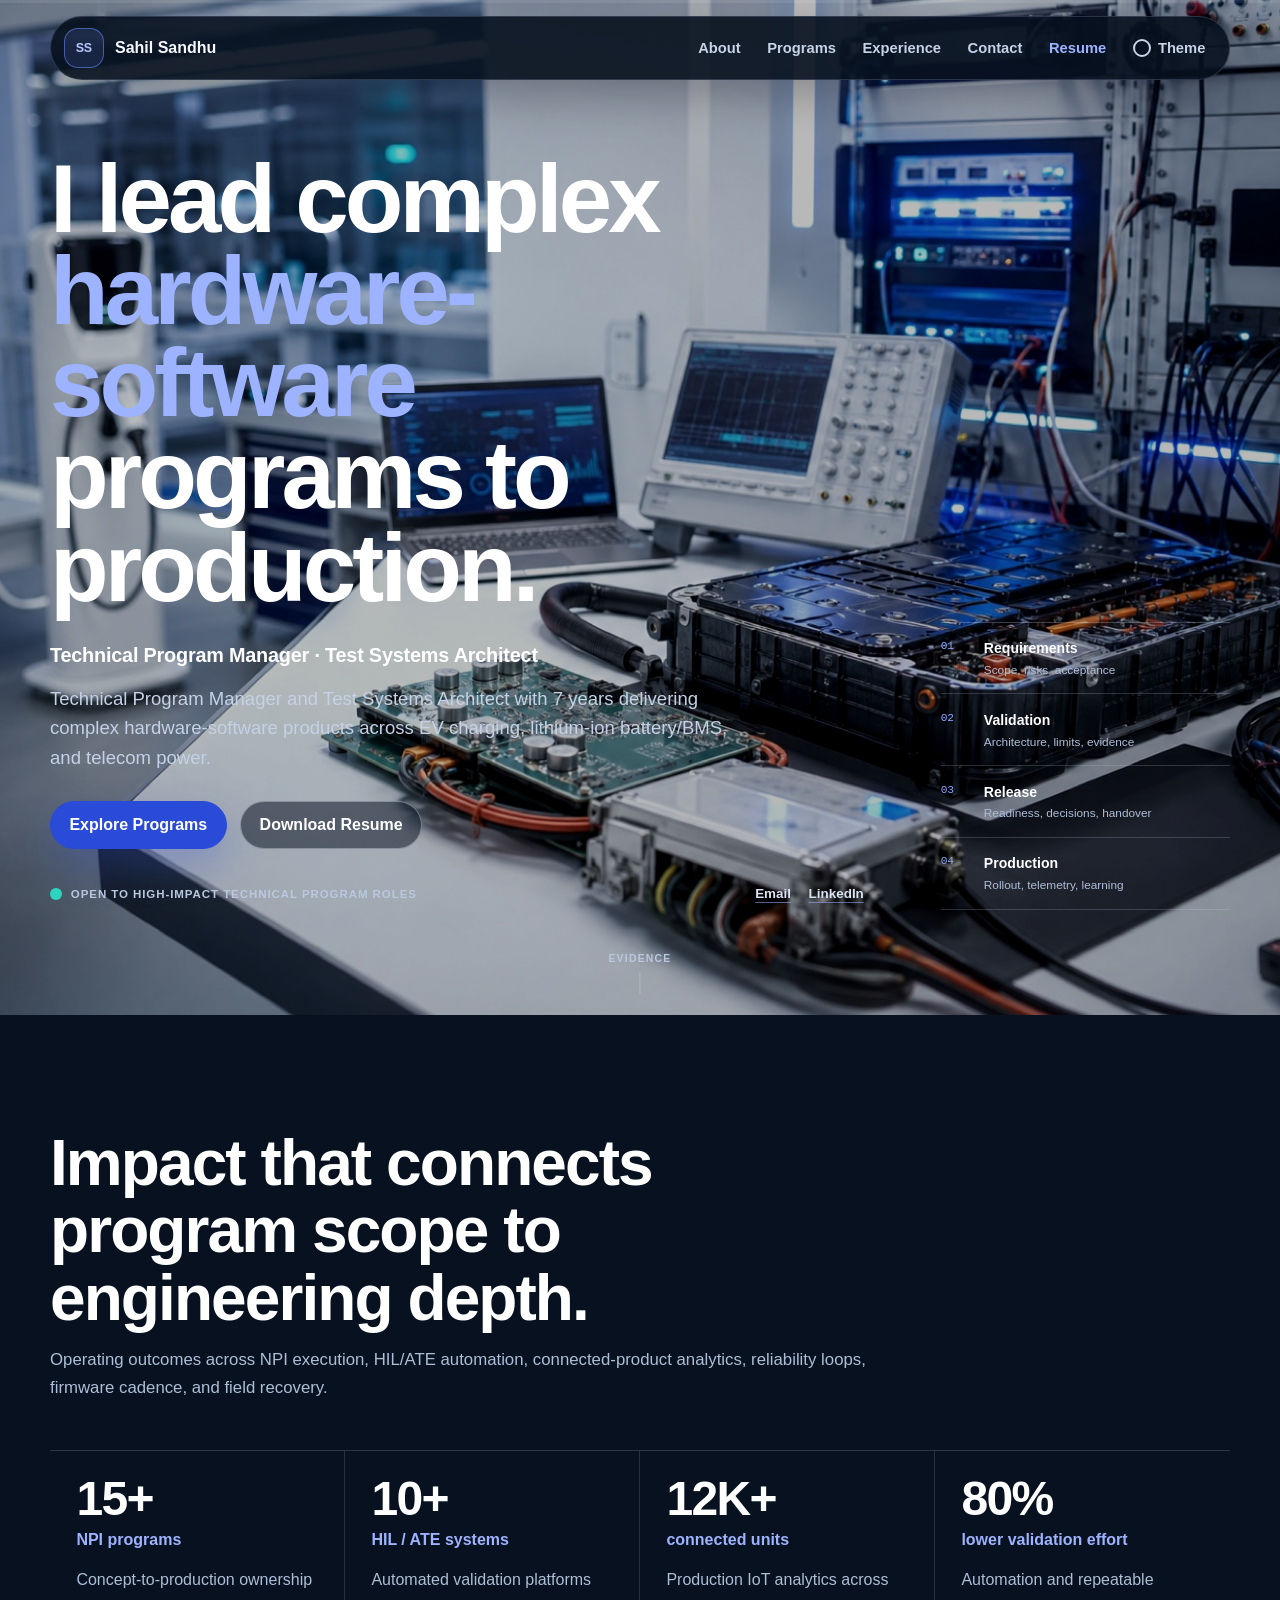
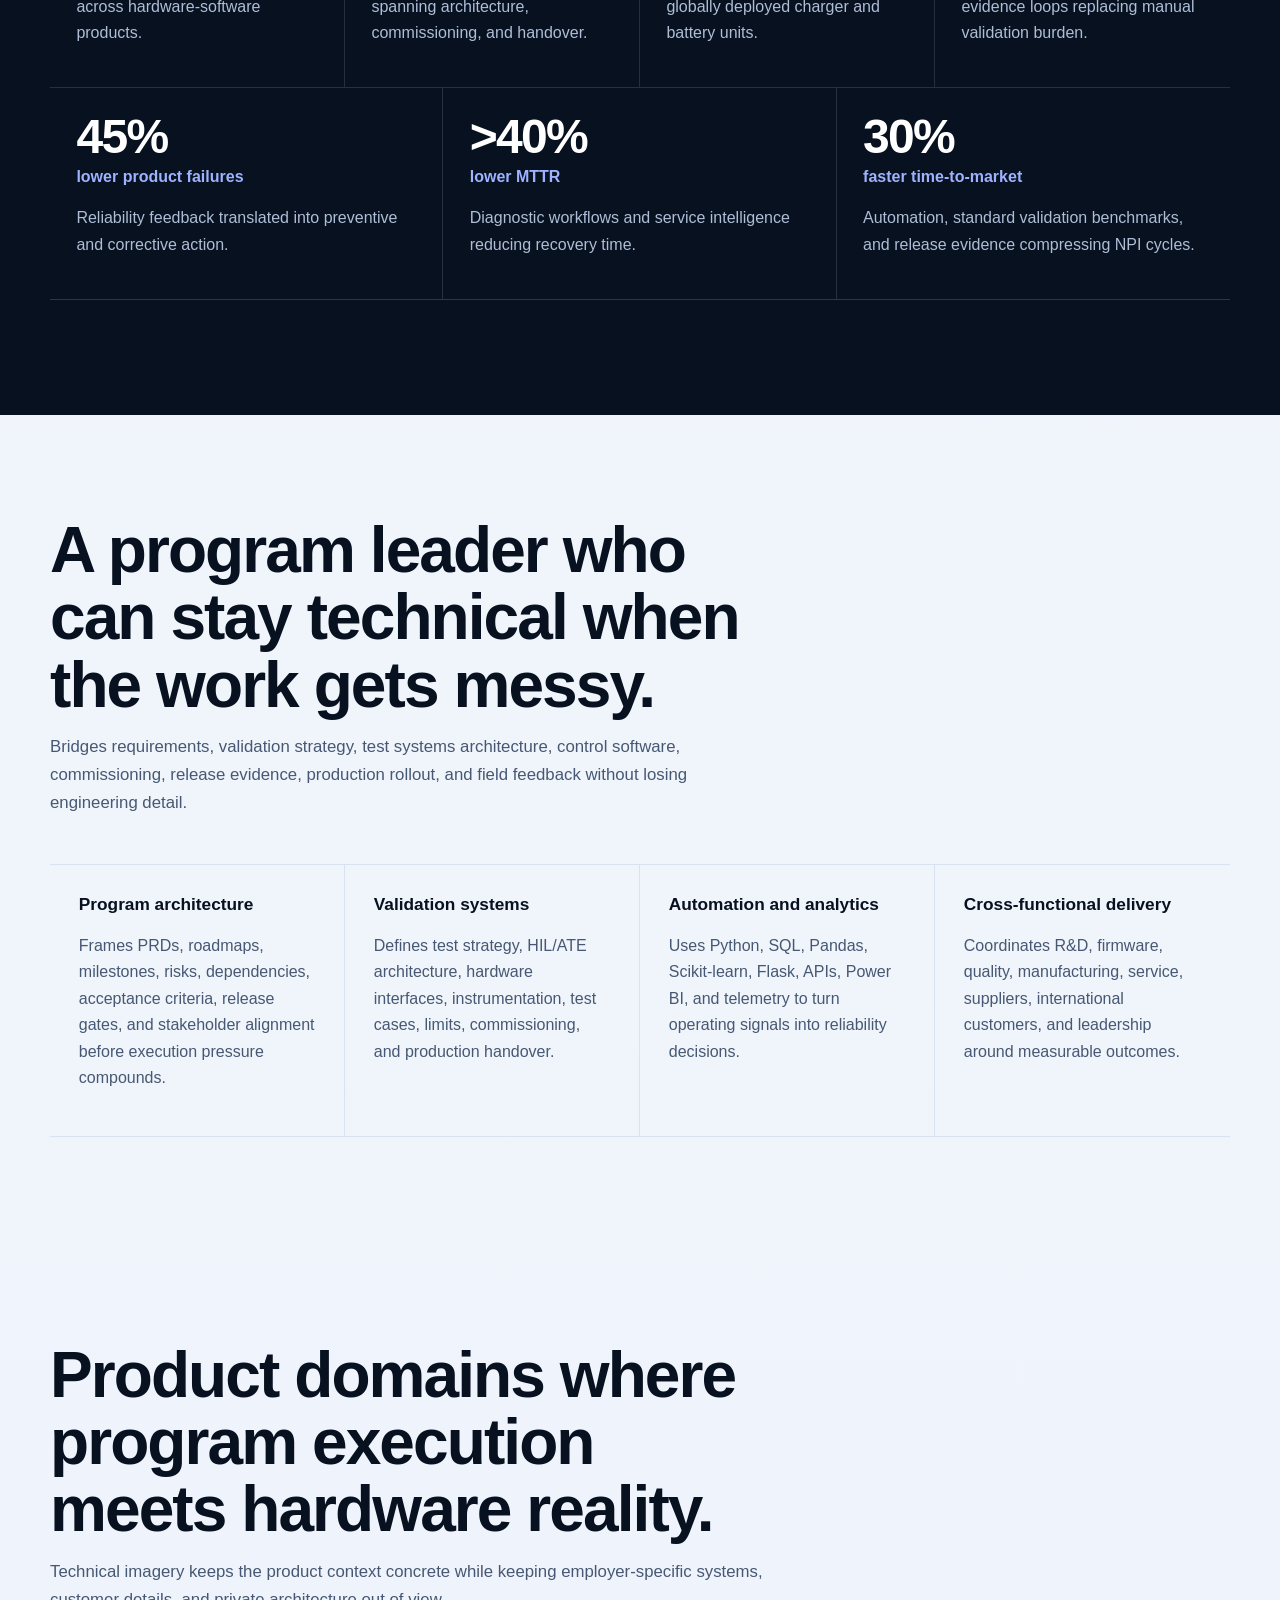
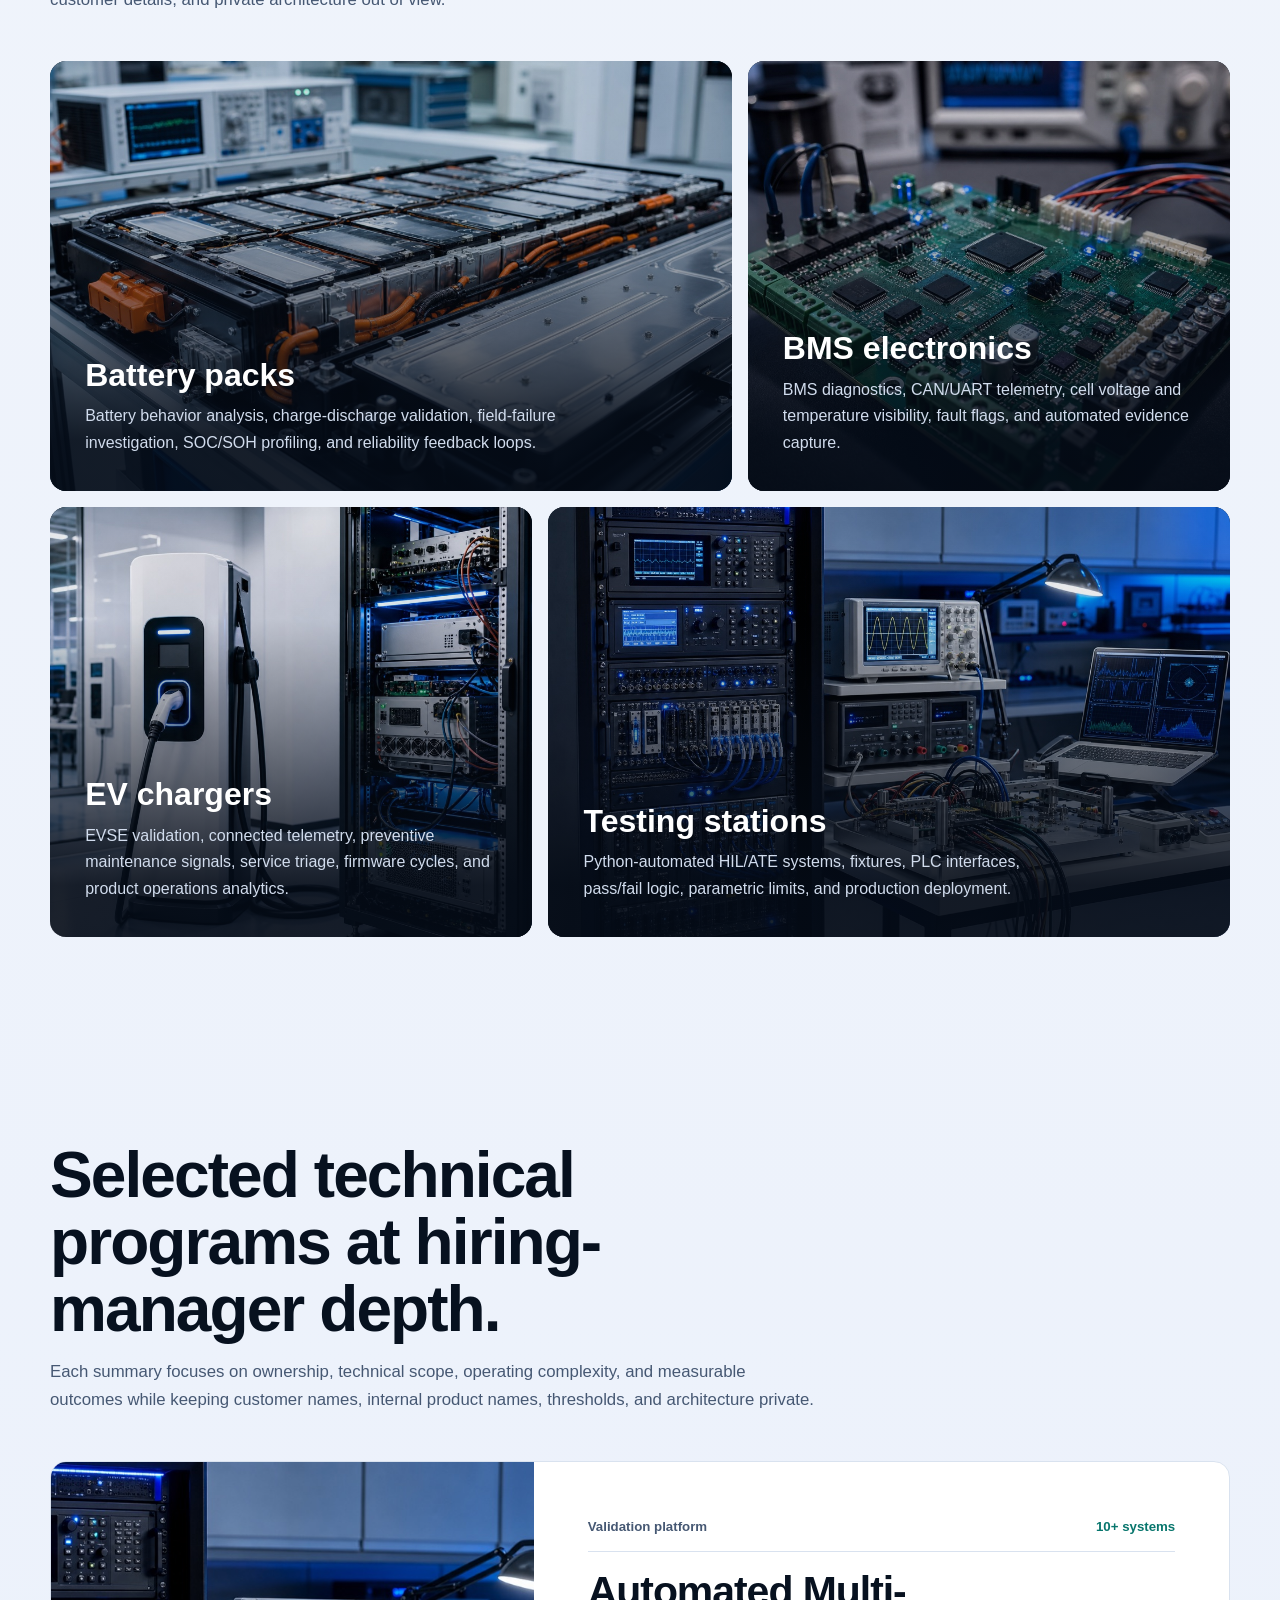
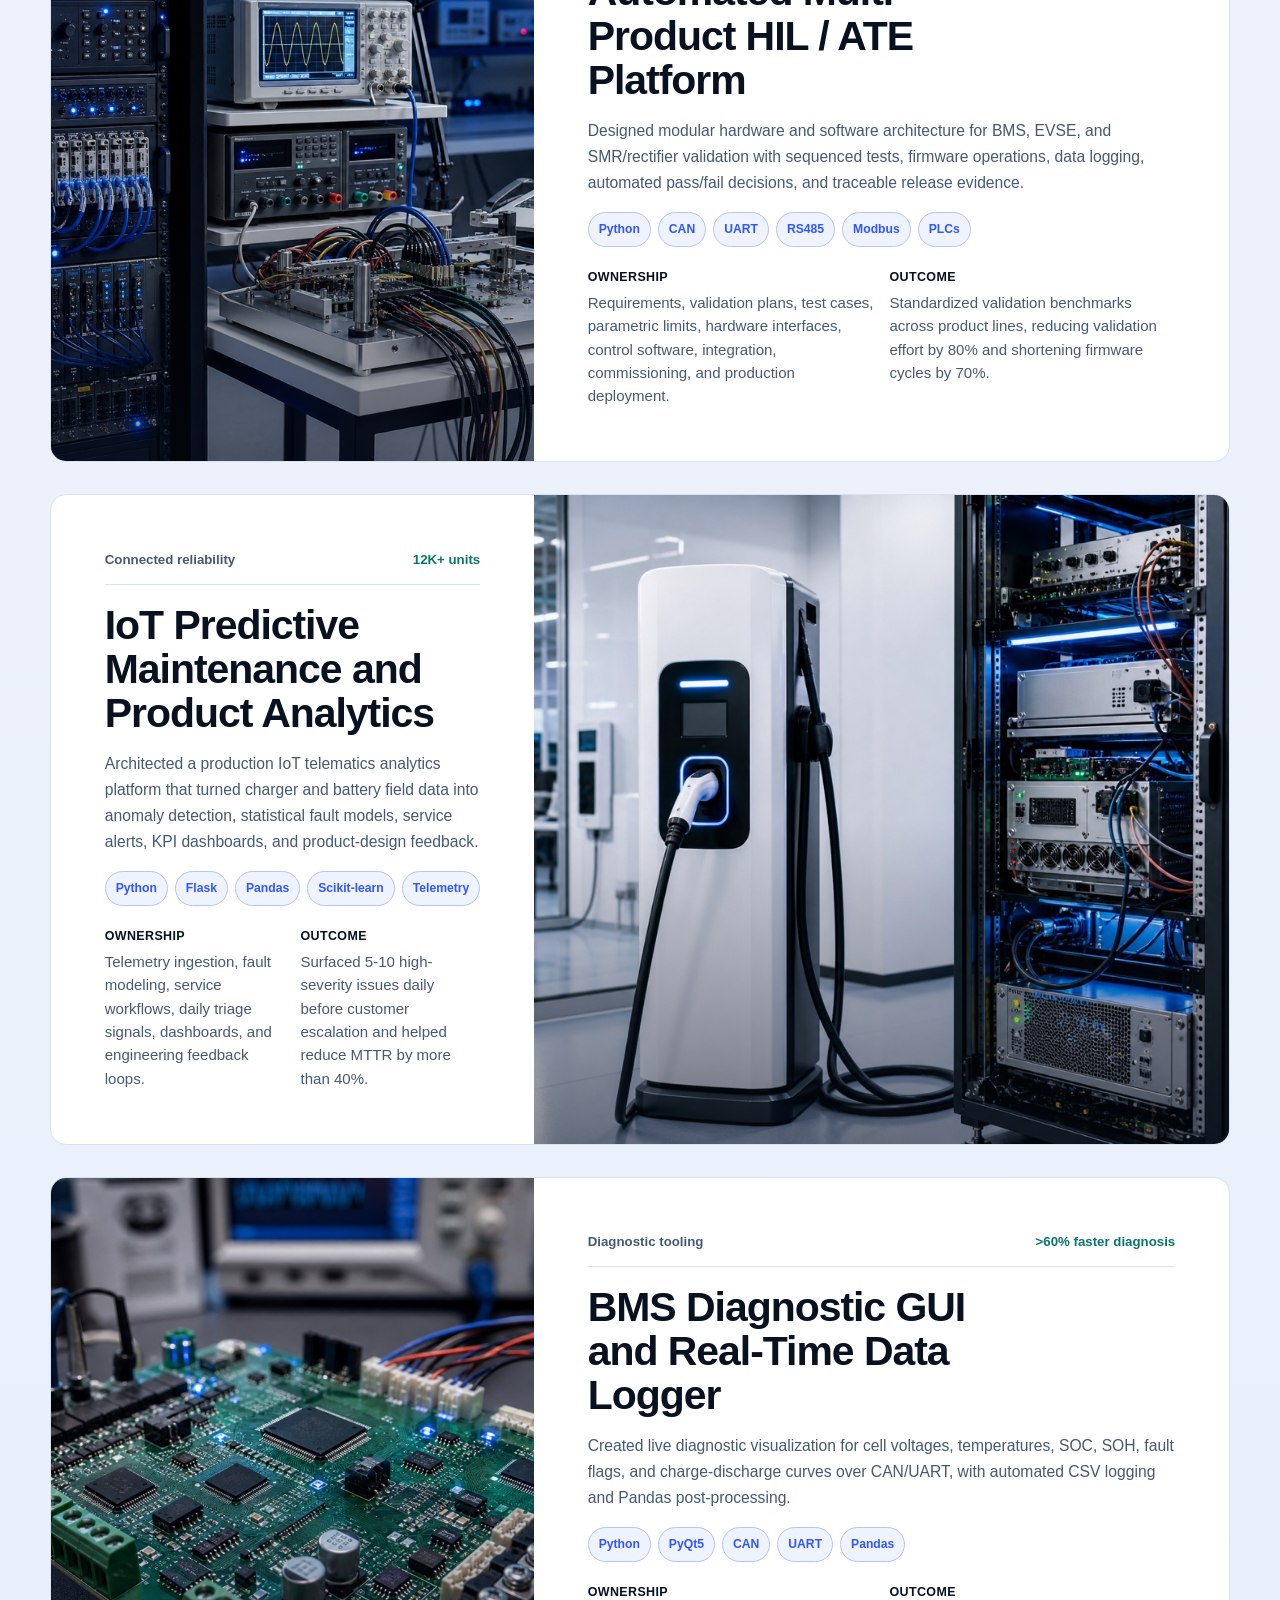
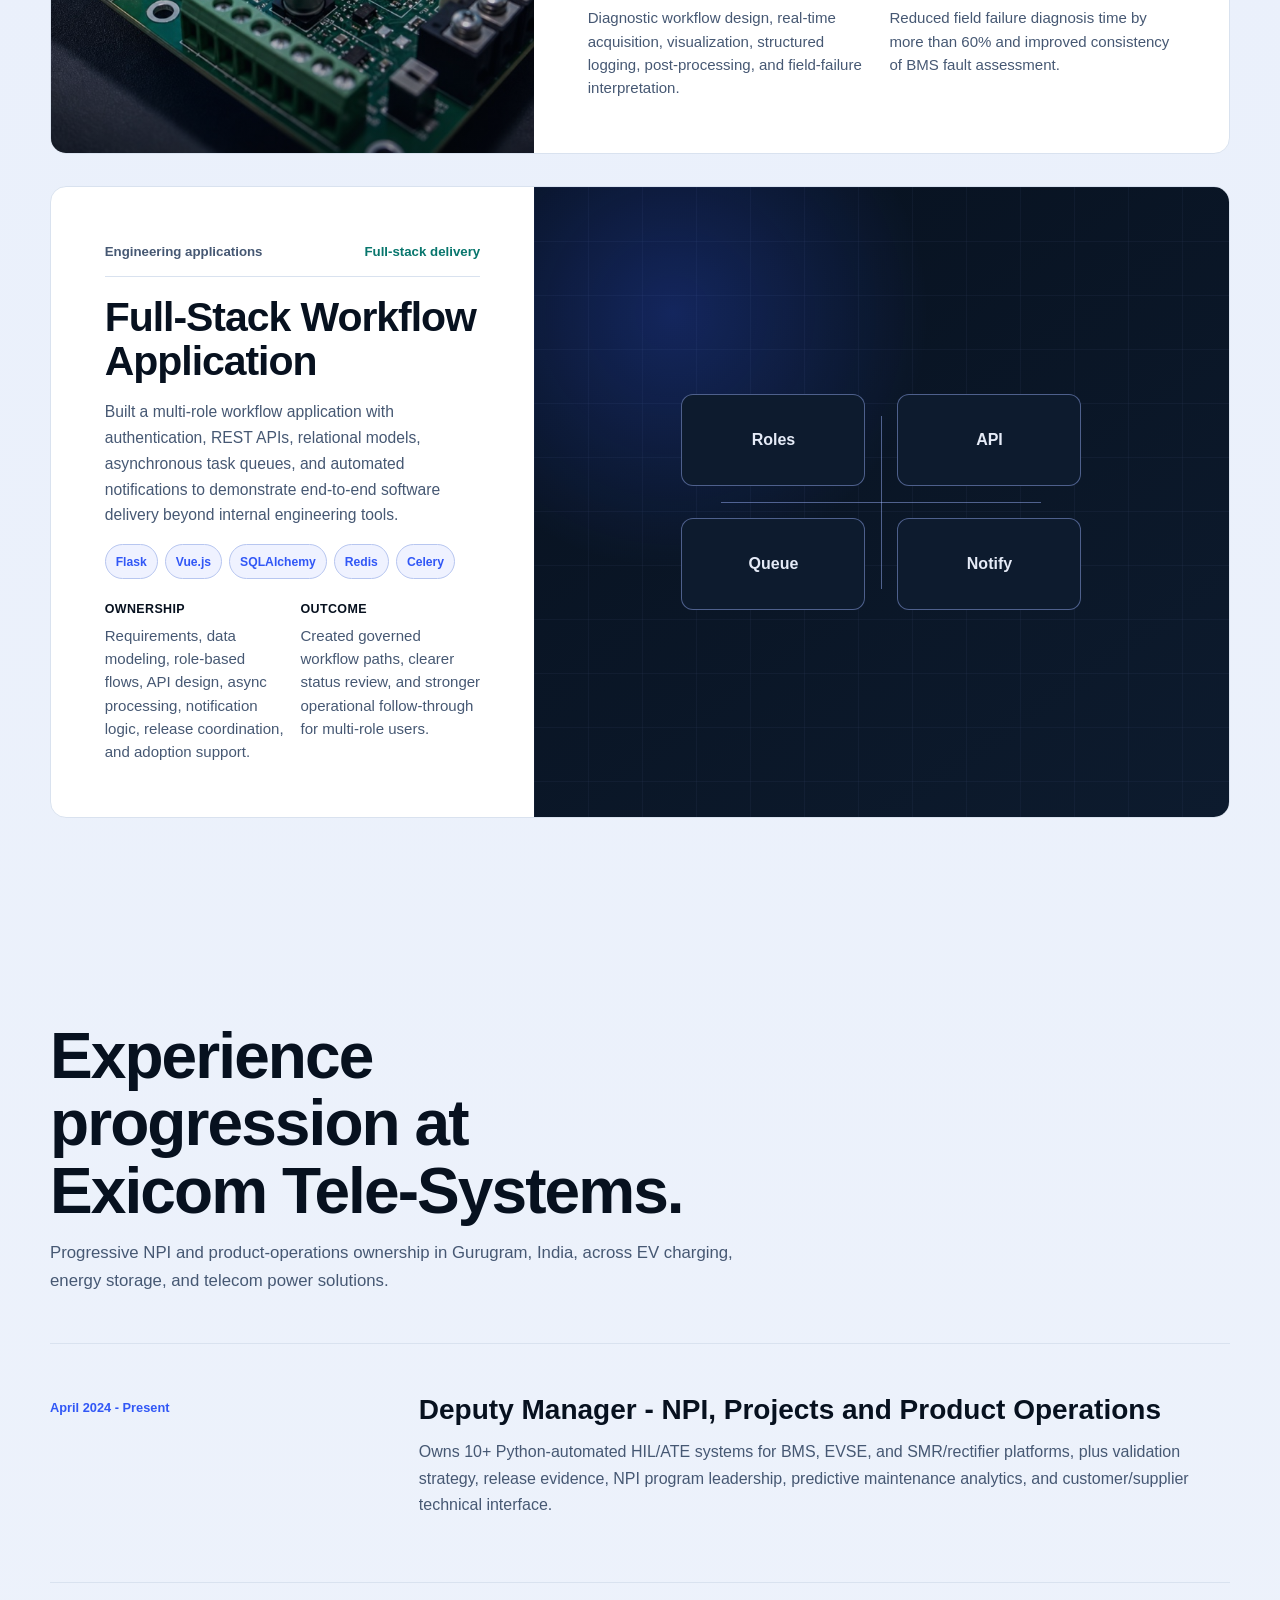
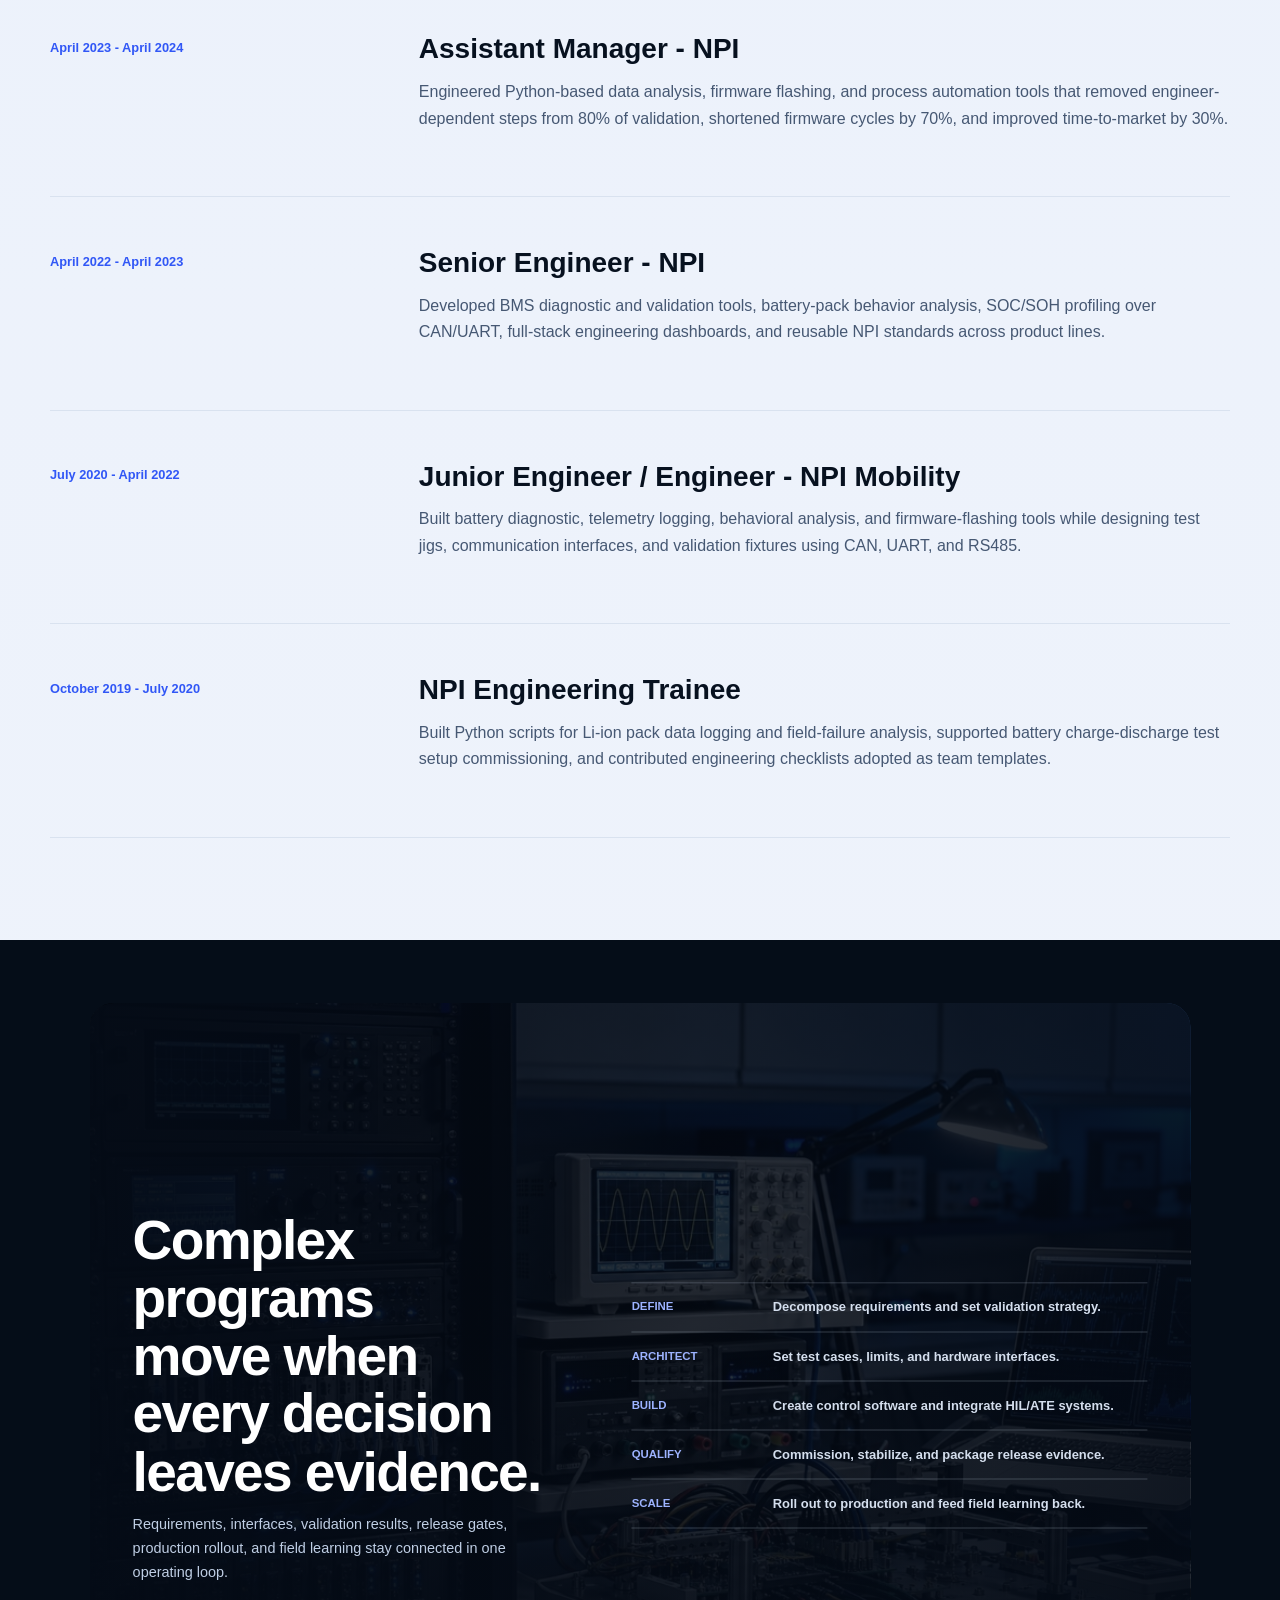
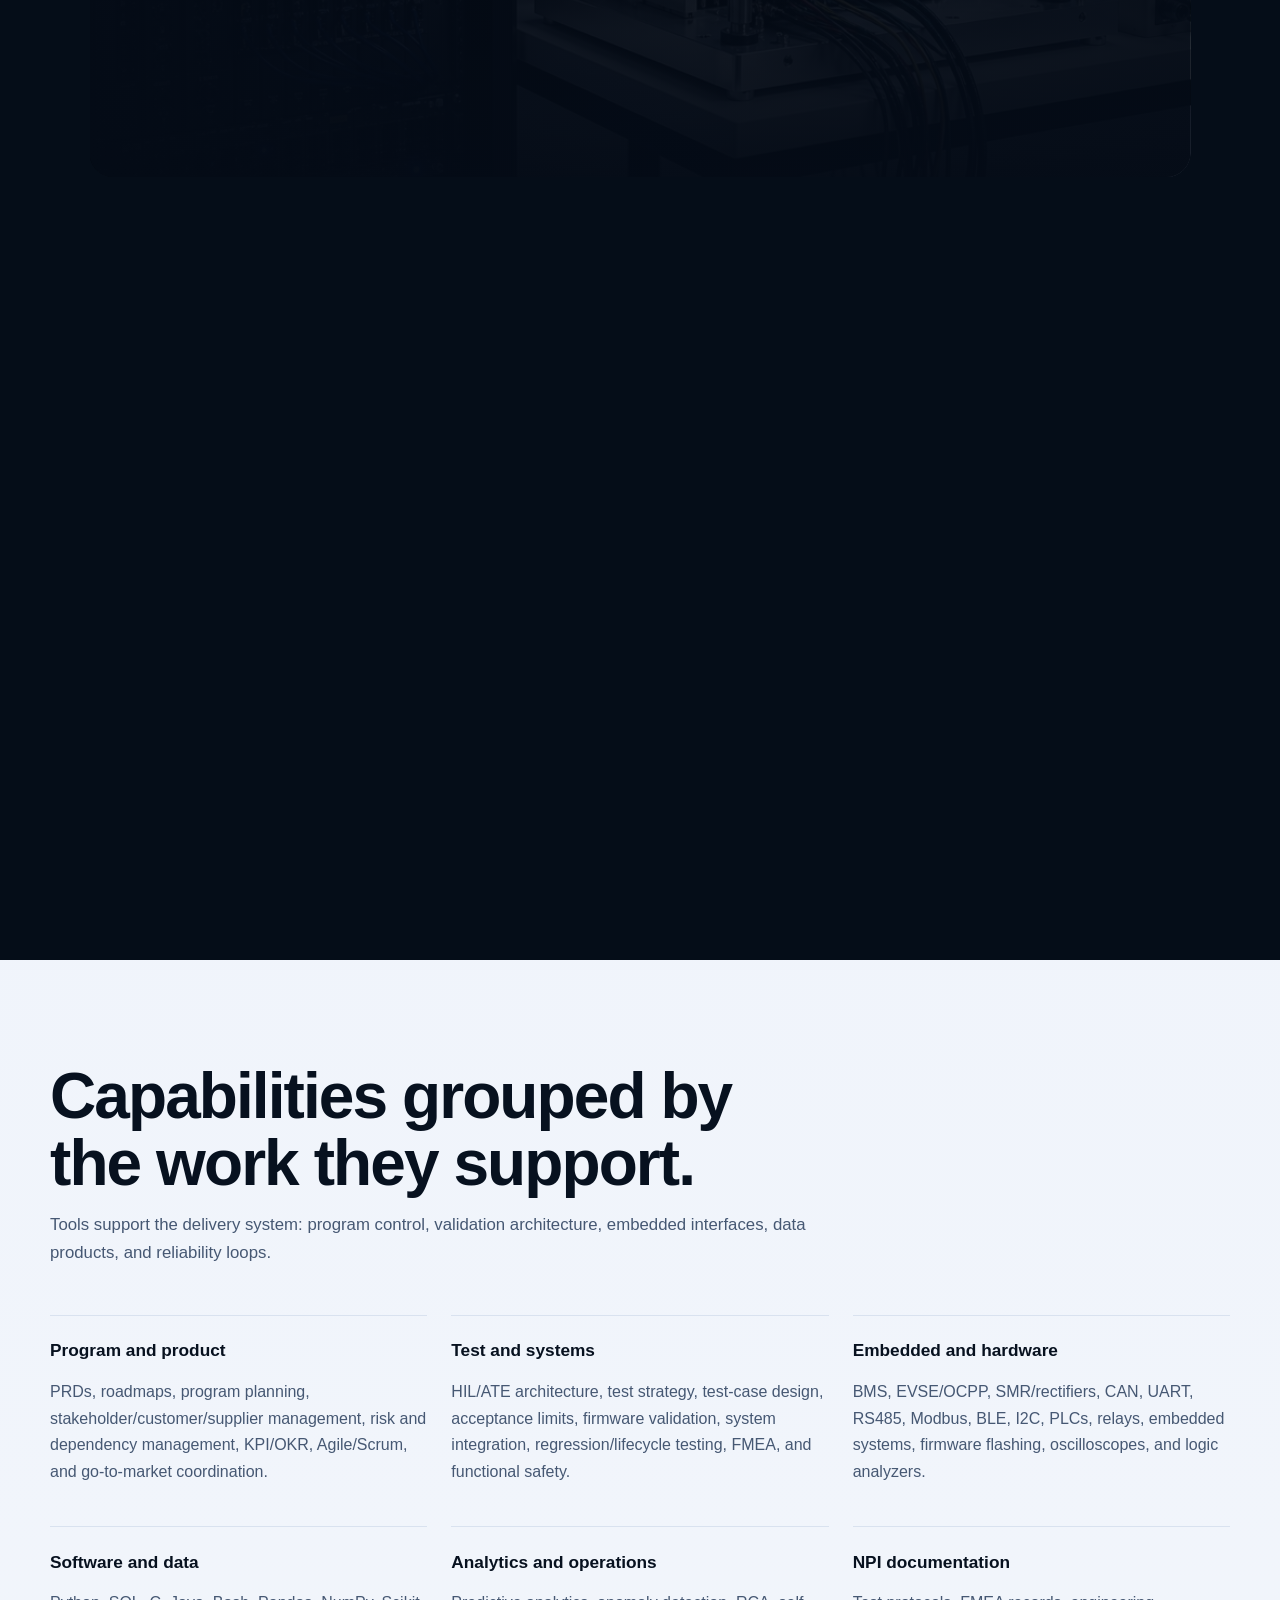
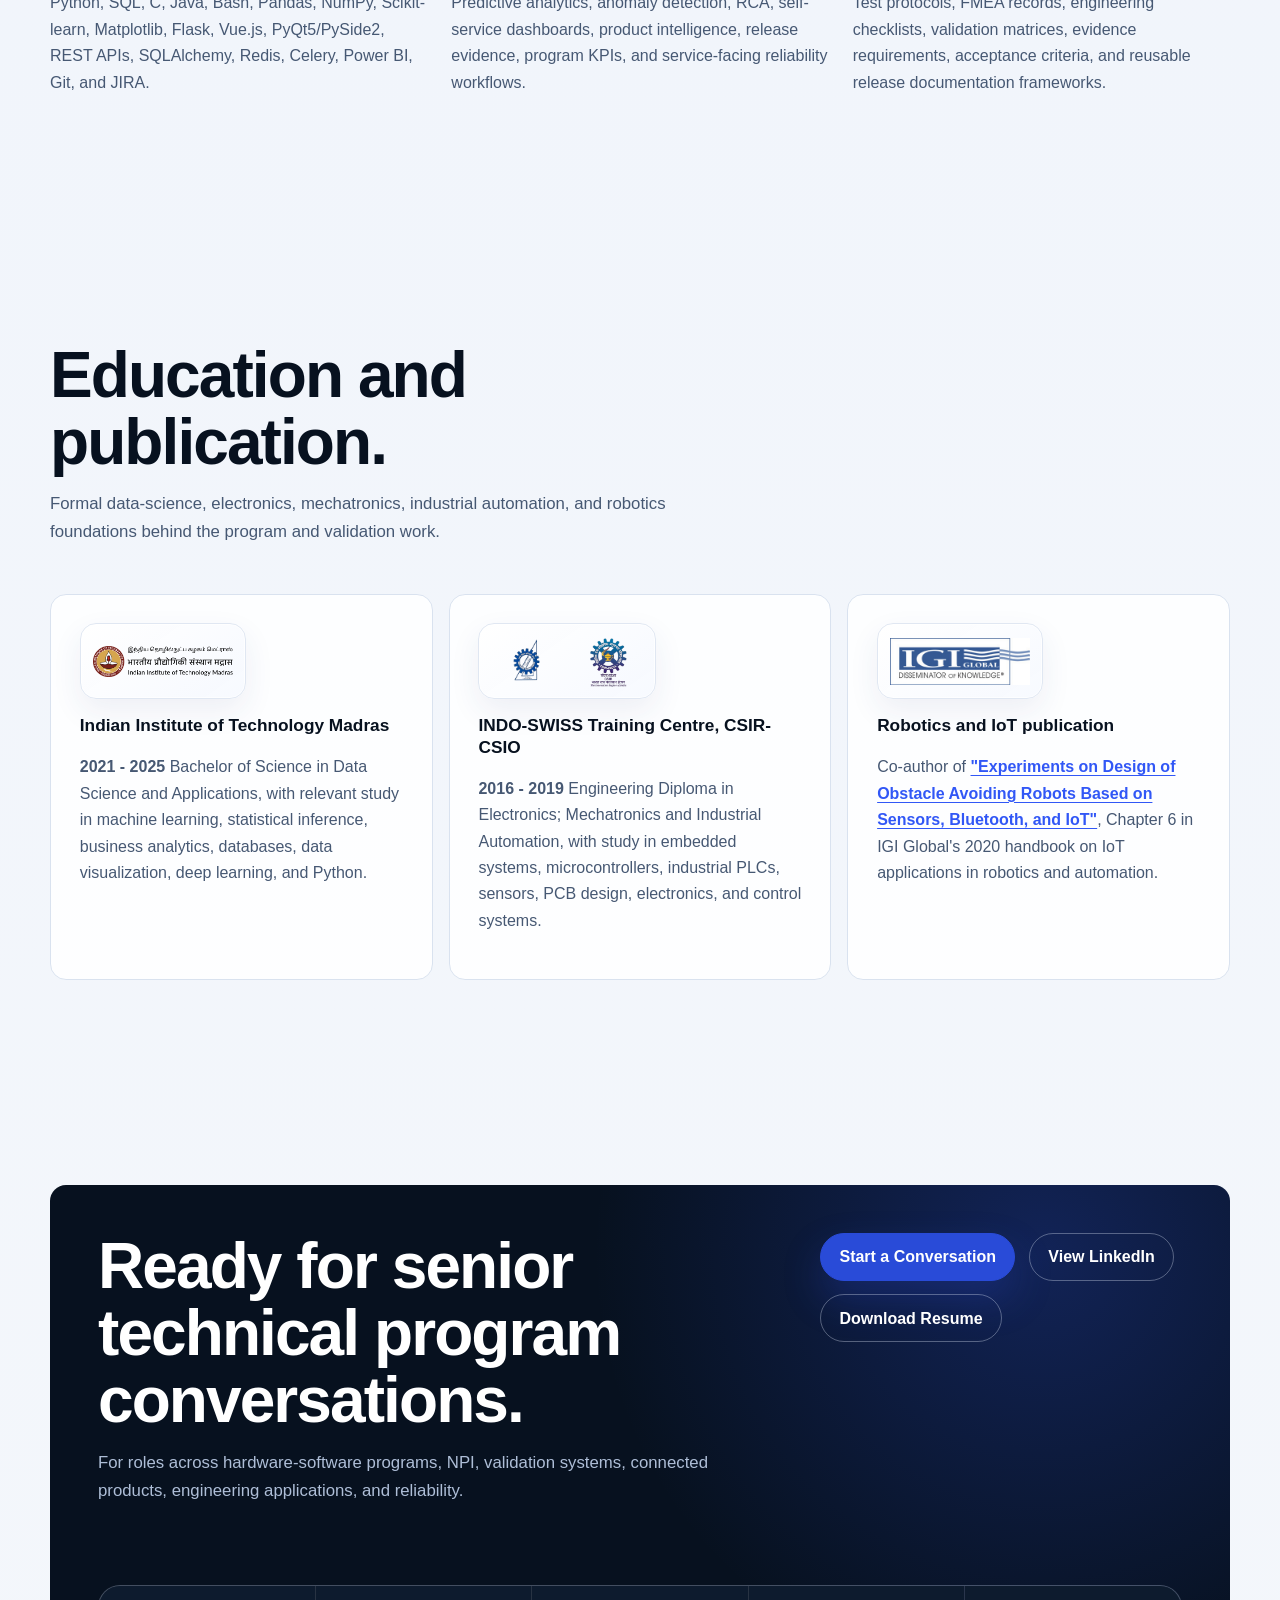
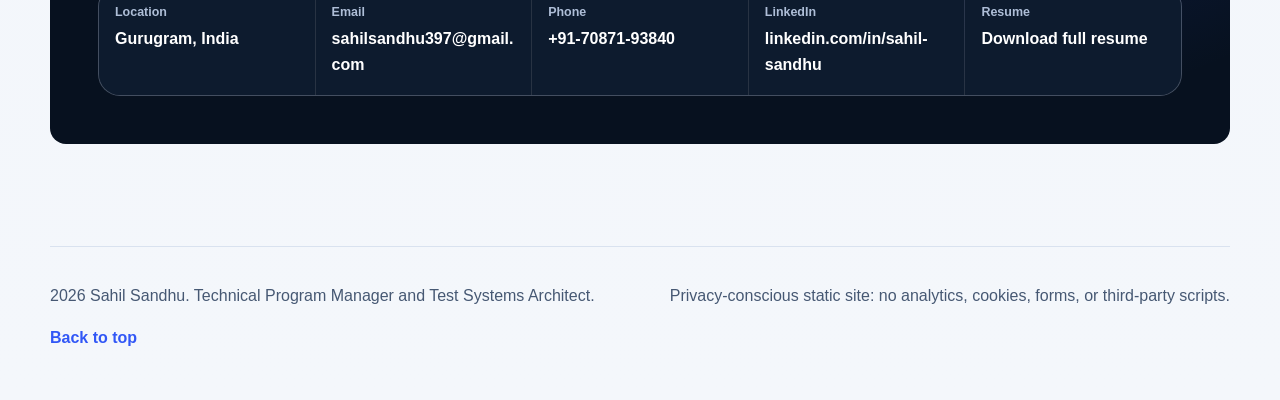
<file: index.html>
<!doctype html>
<html lang="en" class="no-js">
  <head>
    <meta charset="utf-8">
    <meta name="viewport" content="width=device-width, initial-scale=1">
    <meta name="color-scheme" content="light dark">
    <meta name="theme-color" content="#07111f">
    <title>Sahil Sandhu - Technical Program Manager &amp; Test Systems Architect</title>
    <meta name="description" content="Professional portfolio for Sahil Sandhu, a Technical Program Manager and Test Systems Architect leading EV charging, battery/BMS, telecom power, NPI, validation automation, connected-product analytics, and reliability programs.">
    <link rel="canonical" href="https://sahilsandhu-spec.github.io/sahil_portfolio/">
    <meta property="og:type" content="website">
    <meta property="og:title" content="Sahil Sandhu - Technical Program Manager &amp; Test Systems Architect">
    <meta property="og:description" content="Hardware-software program leadership from requirements and validation strategy through production deployment and field improvement.">
    <meta property="og:url" content="https://sahilsandhu-spec.github.io/sahil_portfolio/">
    <meta property="og:image" content="https://sahilsandhu-spec.github.io/sahil_portfolio/assets/images/social-preview.jpg">
    <meta name="twitter:card" content="summary_large_image">
    <meta name="twitter:title" content="Sahil Sandhu - Technical Program Manager &amp; Test Systems Architect">
    <meta name="twitter:description" content="Technical program leadership across HIL/ATE systems, NPI, connected-product analytics, validation, automation, and reliability.">
    <meta name="twitter:image" content="https://sahilsandhu-spec.github.io/sahil_portfolio/assets/images/social-preview.jpg">
    <link rel="icon" href="assets/images/favicon.svg" type="image/svg+xml">
    <link rel="manifest" href="site.webmanifest">
    <link rel="stylesheet" href="assets/css/styles.css">
    <script type="application/ld+json">
      {
        "@context": "https://schema.org",
        "@type": "Person",
        "name": "Sahil Sandhu",
        "jobTitle": "Technical Program Manager and Test Systems Architect",
        "address": {
          "@type": "PostalAddress",
          "addressLocality": "Gurugram",
          "addressCountry": "IN"
        },
        "url": "https://sahilsandhu-spec.github.io/sahil_portfolio/",
        "email": "sahilsandhu397@gmail.com",
        "sameAs": [
          "https://www.linkedin.com/in/sahil-sandhu"
        ],
        "telephone": "+91-70871-93840",
        "description": "Technical Program Manager and Test Systems Architect focused on EV charging, lithium-ion battery/BMS, telecom power, automated validation, NPI, and connected-product reliability.",
        "alumniOf": [
          {
            "@type": "CollegeOrUniversity",
            "name": "Indian Institute of Technology Madras"
          },
          {
            "@type": "EducationalOrganization",
            "name": "INDO-SWISS Training Centre, CSIR-CSIO, Chandigarh"
          }
        ],
        "knowsAbout": [
          "Technical Program Management",
          "Test Systems Architecture",
          "New Product Introduction",
          "HIL and ATE Validation",
          "Embedded Systems Validation",
          "Python Automation",
          "Connected Product Analytics",
          "EV Charging",
          "Battery Management Systems",
          "CAN, UART, RS485, Modbus, BLE and PLCs"
        ]
      }
    </script>
    <script type="application/ld+json">
      {
        "@context": "https://schema.org",
        "@type": "WebSite",
        "name": "Sahil Sandhu Portfolio",
        "url": "https://sahilsandhu-spec.github.io/sahil_portfolio/",
        "description": "Professional portfolio for Sahil Sandhu."
      }
    </script>
  </head>
  <body>
    <!--
    THESIS: Complex hardware-software programs become credible when decisions, validation evidence, and outcomes stay connected; this refuses the generic profile-card portfolio.
    OWN-WORLD: Deep-navy technical scenes, electric-blue signals, cool off-white evidence surfaces, large editorial type, and realistic validation-lab imagery.
    STORY: Recruiters grasp role fit immediately, managers follow the evidence from requirements through production, then download the resume or start a conversation.
    FIRST VIEWPORT: Full-bleed validation lab, oversized program-leadership claim, role clarity, two primary actions, and a four-stage delivery sequence.
    FORM: Cinematic technical-program dossier with lightweight native motion and recruiter-readable proof.
    FINISH: unreviewed and undocumented is unfinished; this build ends with the finish review, the verdict, and DESIGN.md
    -->
    <a class="skip-link" href="#main">Skip to content</a>
    <div class="page-progress" aria-hidden="true"><span></span></div>

    <header class="site-header" aria-label="Primary">
      <nav class="nav-shell" aria-label="Primary navigation">
        <a class="brand" href="#top" aria-label="Sahil Sandhu home">
          <span class="brand-mark" aria-hidden="true">SS</span>
          <span class="brand-name">Sahil Sandhu</span>
        </a>

        <button class="menu-button" type="button" aria-expanded="false" aria-controls="primary-menu">
          <span class="sr-only">Open navigation menu</span>
          <span class="menu-line" aria-hidden="true"></span>
          <span class="menu-line" aria-hidden="true"></span>
          <span class="menu-line" aria-hidden="true"></span>
        </button>

        <div class="nav-links" id="primary-menu">
          <a href="#about">About</a>
          <a href="#programs">Programs</a>
          <a href="#experience">Experience</a>
          <a href="#contact">Contact</a>
          <a class="nav-resume" href="assets/files/Sahil_Sandhu_Resume.pdf" download>Resume</a>
          <button class="theme-toggle" type="button" aria-label="Switch to dark theme" aria-pressed="false">
            <span class="theme-glyph" aria-hidden="true"></span>
            <span class="theme-label">Theme</span>
          </button>
        </div>
      </nav>
    </header>

    <main id="main" tabindex="-1">
      <section class="hero cinematic-hero" id="top" aria-labelledby="hero-title">
        <div class="hero-inner">
          <div class="hero-copy reveal">
            <h1 id="hero-title">
              <span class="hero-line">I lead complex</span>
              <span class="hero-line hero-line-accent">hardware-software</span>
              <span class="hero-line">programs to production.</span>
            </h1>
            <p class="hero-role">Technical Program Manager · Test Systems Architect</p>
            <p class="hero-lede">Technical Program Manager and Test Systems Architect with 7 years delivering complex hardware-software products across EV charging, lithium-ion battery/BMS, and telecom power.</p>
            <div class="hero-actions" aria-label="Primary actions">
              <a class="button button-primary" href="#programs">Explore Programs</a>
              <a class="button button-secondary" href="assets/files/Sahil_Sandhu_Resume.pdf" download>Download Resume</a>
            </div>
            <div class="hero-contact-line">
              <p class="status-line"><span aria-hidden="true"></span> Open to high-impact technical program roles</p>
              <a href="mailto:sahilsandhu397@gmail.com">Email</a>
              <a href="https://www.linkedin.com/in/sahil-sandhu" target="_blank" rel="noopener noreferrer">LinkedIn</a>
            </div>
          </div>

          <ol class="hero-sequence reveal" aria-label="Program delivery sequence">
            <li><span>01</span><strong>Requirements</strong><small>Scope, risks, acceptance</small></li>
            <li><span>02</span><strong>Validation</strong><small>Architecture, limits, evidence</small></li>
            <li><span>03</span><strong>Release</strong><small>Readiness, decisions, handover</small></li>
            <li><span>04</span><strong>Production</strong><small>Rollout, telemetry, learning</small></li>
          </ol>

          <div class="hero-visual" aria-hidden="true">
            <img src="assets/images/hero-lab.jpg" alt="" width="1600" height="1066" loading="eager" decoding="async" fetchpriority="high">
          </div>

          <a class="hero-scroll-cue" href="#impact"><span>Evidence</span><i aria-hidden="true"></i></a>
        </div>
      </section>

      <section class="metric-band" id="impact" aria-labelledby="impact-title">
        <div class="section-header reveal">
          <h2 id="impact-title">Impact that connects program scope to engineering depth.</h2>
          <p>Operating outcomes across NPI execution, HIL/ATE automation, connected-product analytics, reliability loops, firmware cadence, and field recovery.</p>
        </div>
        <div class="metrics-grid" aria-label="Impact metrics">
          <article class="metric-card reveal">
            <strong><span class="metric-value" data-value="15">15</span>+</strong>
            <span>NPI programs</span>
            <p>Concept-to-production ownership across hardware-software products.</p>
          </article>
          <article class="metric-card reveal">
            <strong><span class="metric-value" data-value="10">10</span>+</strong>
            <span>HIL / ATE systems</span>
            <p>Automated validation platforms spanning architecture, commissioning, and handover.</p>
          </article>
          <article class="metric-card reveal">
            <strong><span class="metric-value" data-value="12000">12000</span>+</strong>
            <span>connected units</span>
            <p>Production IoT analytics across globally deployed charger and battery units.</p>
          </article>
          <article class="metric-card reveal">
            <strong><span class="metric-value" data-value="80">80</span>%</strong>
            <span>lower validation effort</span>
            <p>Automation and repeatable evidence loops replacing manual validation burden.</p>
          </article>
          <article class="metric-card reveal">
            <strong><span class="metric-value" data-value="45">45</span>%</strong>
            <span>lower product failures</span>
            <p>Reliability feedback translated into preventive and corrective action.</p>
          </article>
          <article class="metric-card reveal">
            <strong>&gt;<span class="metric-value" data-value="40">40</span>%</strong>
            <span>lower MTTR</span>
            <p>Diagnostic workflows and service intelligence reducing recovery time.</p>
          </article>
          <article class="metric-card reveal">
            <strong><span class="metric-value" data-value="30">30</span>%</strong>
            <span>faster time-to-market</span>
            <p>Automation, standard validation benchmarks, and release evidence compressing NPI cycles.</p>
          </article>
        </div>
      </section>

      <section class="section about-section" id="about" aria-labelledby="about-title">
        <div class="section-header narrow reveal">
          <h2 id="about-title">A program leader who can stay technical when the work gets messy.</h2>
          <p>Bridges requirements, validation strategy, test systems architecture, control software, commissioning, release evidence, production rollout, and field feedback without losing engineering detail.</p>
        </div>
        <div class="about-grid">
          <article class="pillar reveal">
            <h3>Program architecture</h3>
            <p>Frames PRDs, roadmaps, milestones, risks, dependencies, acceptance criteria, release gates, and stakeholder alignment before execution pressure compounds.</p>
          </article>
          <article class="pillar reveal">
            <h3>Validation systems</h3>
            <p>Defines test strategy, HIL/ATE architecture, hardware interfaces, instrumentation, test cases, limits, commissioning, and production handover.</p>
          </article>
          <article class="pillar reveal">
            <h3>Automation and analytics</h3>
            <p>Uses Python, SQL, Pandas, Scikit-learn, Flask, APIs, Power BI, and telemetry to turn operating signals into reliability decisions.</p>
          </article>
          <article class="pillar reveal">
            <h3>Cross-functional delivery</h3>
            <p>Coordinates R&amp;D, firmware, quality, manufacturing, service, suppliers, international customers, and leadership around measurable outcomes.</p>
          </article>
        </div>
      </section>

      <section class="section domain-section" aria-labelledby="domains-title">
        <div class="section-header reveal">
          <h2 id="domains-title">Product domains where program execution meets hardware reality.</h2>
          <p>Technical imagery keeps the product context concrete while keeping employer-specific systems, customer details, and private architecture out of view.</p>
        </div>
        <div class="domain-grid">
          <article class="domain-card reveal">
            <img src="assets/images/battery-pack-real.jpg" alt="Realistic lithium-ion battery pack module on a validation bench." width="1200" height="800" loading="lazy" decoding="async">
            <h3>Battery packs</h3>
            <p>Battery behavior analysis, charge-discharge validation, field-failure investigation, SOC/SOH profiling, and reliability feedback loops.</p>
          </article>
          <article class="domain-card reveal">
            <img src="assets/images/bms-board-real.jpg" alt="Realistic battery management system electronics board with harnesses and probes." width="1200" height="800" loading="lazy" decoding="async">
            <h3>BMS electronics</h3>
            <p>BMS diagnostics, CAN/UART telemetry, cell voltage and temperature visibility, fault flags, and automated evidence capture.</p>
          </article>
          <article class="domain-card reveal">
            <img src="assets/images/ev-charger-real.jpg" alt="Realistic EV charger and power electronics validation rack in a clean lab." width="1200" height="800" loading="lazy" decoding="async">
            <h3>EV chargers</h3>
            <p>EVSE validation, connected telemetry, preventive maintenance signals, service triage, firmware cycles, and product operations analytics.</p>
          </article>
          <article class="domain-card reveal">
            <img src="assets/images/test-station-real.jpg" alt="Realistic automated HIL and ATE testing station with instruments, fixture, and diagnostic laptop." width="1200" height="800" loading="lazy" decoding="async">
            <h3>Testing stations</h3>
            <p>Python-automated HIL/ATE systems, fixtures, PLC interfaces, pass/fail logic, parametric limits, and production deployment.</p>
          </article>
        </div>
      </section>

      <section class="section programs-section" id="programs" aria-labelledby="programs-title">
        <div class="section-header reveal">
          <h2 id="programs-title">Selected technical programs at hiring-manager depth.</h2>
          <p>Each summary focuses on ownership, technical scope, operating complexity, and measurable outcomes while keeping customer names, internal product names, thresholds, and architecture private.</p>
        </div>

        <div class="program-grid">
          <article class="program-card reveal">
            <div class="program-media">
              <img src="assets/images/test-station-real.jpg" alt="Automated HIL and ATE station with electronic test racks, instrumentation, and a connected fixture." width="1200" height="800" loading="lazy" decoding="async">
            </div>
            <div class="program-body">
              <div class="program-topline">
                <span>Validation platform</span>
                <strong>10+ systems</strong>
              </div>
              <h3>Automated Multi-Product HIL / ATE Platform</h3>
              <p class="program-summary">Designed modular hardware and software architecture for BMS, EVSE, and SMR/rectifier validation with sequenced tests, firmware operations, data logging, automated pass/fail decisions, and traceable release evidence.</p>
              <ul class="program-tags" aria-label="Technology stack">
                <li>Python</li>
                <li>CAN</li>
                <li>UART</li>
                <li>RS485</li>
                <li>Modbus</li>
                <li>PLCs</li>
              </ul>
              <dl>
                <div>
                  <dt>Ownership</dt>
                  <dd>Requirements, validation plans, test cases, parametric limits, hardware interfaces, control software, integration, commissioning, and production deployment.</dd>
                </div>
                <div>
                  <dt>Outcome</dt>
                  <dd>Standardized validation benchmarks across product lines, reducing validation effort by 80% and shortening firmware cycles by 70%.</dd>
                </div>
              </dl>
            </div>
          </article>

          <article class="program-card reveal">
            <div class="program-media">
              <img src="assets/images/ev-charger-real.jpg" alt="EV charger beside a connected power-electronics and instrumentation rack in a validation lab." width="1200" height="800" loading="lazy" decoding="async">
            </div>
            <div class="program-body">
              <div class="program-topline">
                <span>Connected reliability</span>
                <strong>12K+ units</strong>
              </div>
              <h3>IoT Predictive Maintenance and Product Analytics</h3>
              <p class="program-summary">Architected a production IoT telematics analytics platform that turned charger and battery field data into anomaly detection, statistical fault models, service alerts, KPI dashboards, and product-design feedback.</p>
              <ul class="program-tags" aria-label="Technology stack">
                <li>Python</li>
                <li>Flask</li>
                <li>Pandas</li>
                <li>Scikit-learn</li>
                <li>Telemetry</li>
              </ul>
              <dl>
                <div>
                  <dt>Ownership</dt>
                  <dd>Telemetry ingestion, fault modeling, service workflows, daily triage signals, dashboards, and engineering feedback loops.</dd>
                </div>
                <div>
                  <dt>Outcome</dt>
                  <dd>Surfaced 5-10 high-severity issues daily before customer escalation and helped reduce MTTR by more than 40%.</dd>
                </div>
              </dl>
            </div>
          </article>

          <article class="program-card reveal">
            <div class="program-media">
              <img src="assets/images/bms-board-real.jpg" alt="Battery-management electronics connected to probes and lab instrumentation for diagnostic validation." width="1200" height="800" loading="lazy" decoding="async">
            </div>
            <div class="program-body">
              <div class="program-topline">
                <span>Diagnostic tooling</span>
                <strong>&gt;60% faster diagnosis</strong>
              </div>
              <h3>BMS Diagnostic GUI and Real-Time Data Logger</h3>
              <p class="program-summary">Created live diagnostic visualization for cell voltages, temperatures, SOC, SOH, fault flags, and charge-discharge curves over CAN/UART, with automated CSV logging and Pandas post-processing.</p>
              <ul class="program-tags" aria-label="Technology stack">
                <li>Python</li>
                <li>PyQt5</li>
                <li>CAN</li>
                <li>UART</li>
                <li>Pandas</li>
              </ul>
              <dl>
                <div>
                  <dt>Ownership</dt>
                  <dd>Diagnostic workflow design, real-time acquisition, visualization, structured logging, post-processing, and field-failure interpretation.</dd>
                </div>
                <div>
                  <dt>Outcome</dt>
                  <dd>Reduced field failure diagnosis time by more than 60% and improved consistency of BMS fault assessment.</dd>
                </div>
              </dl>
            </div>
          </article>

          <article class="program-card reveal">
            <div class="program-media program-media-system" aria-hidden="true">
              <div class="system-flow">
                <span>Roles</span>
                <span>API</span>
                <span>Queue</span>
                <span>Notify</span>
              </div>
            </div>
            <div class="program-body">
              <div class="program-topline">
                <span>Engineering applications</span>
                <strong>Full-stack delivery</strong>
              </div>
              <h3>Full-Stack Workflow Application</h3>
              <p class="program-summary">Built a multi-role workflow application with authentication, REST APIs, relational models, asynchronous task queues, and automated notifications to demonstrate end-to-end software delivery beyond internal engineering tools.</p>
              <ul class="program-tags" aria-label="Technology stack">
                <li>Flask</li>
                <li>Vue.js</li>
                <li>SQLAlchemy</li>
                <li>Redis</li>
                <li>Celery</li>
              </ul>
              <dl>
                <div>
                  <dt>Ownership</dt>
                  <dd>Requirements, data modeling, role-based flows, API design, async processing, notification logic, release coordination, and adoption support.</dd>
                </div>
                <div>
                  <dt>Outcome</dt>
                  <dd>Created governed workflow paths, clearer status review, and stronger operational follow-through for multi-role users.</dd>
                </div>
              </dl>
            </div>
          </article>
        </div>
      </section>

      <section class="section experience-section" id="experience" aria-labelledby="experience-title">
        <div class="section-header narrow reveal">
          <h2 id="experience-title">Experience progression at Exicom Tele-Systems.</h2>
          <p>Progressive NPI and product-operations ownership in Gurugram, India, across EV charging, energy storage, and telecom power solutions.</p>
        </div>
        <ol class="timeline">
          <li class="timeline-item reveal">
            <time datetime="2024-04">April 2024 - Present</time>
            <h3>Deputy Manager - NPI, Projects and Product Operations</h3>
            <p>Owns 10+ Python-automated HIL/ATE systems for BMS, EVSE, and SMR/rectifier platforms, plus validation strategy, release evidence, NPI program leadership, predictive maintenance analytics, and customer/supplier technical interface.</p>
          </li>
          <li class="timeline-item reveal">
            <time datetime="2023-04">April 2023 - April 2024</time>
            <h3>Assistant Manager - NPI</h3>
            <p>Engineered Python-based data analysis, firmware flashing, and process automation tools that removed engineer-dependent steps from 80% of validation, shortened firmware cycles by 70%, and improved time-to-market by 30%.</p>
          </li>
          <li class="timeline-item reveal">
            <time datetime="2022-04">April 2022 - April 2023</time>
            <h3>Senior Engineer - NPI</h3>
            <p>Developed BMS diagnostic and validation tools, battery-pack behavior analysis, SOC/SOH profiling over CAN/UART, full-stack engineering dashboards, and reusable NPI standards across product lines.</p>
          </li>
          <li class="timeline-item reveal">
            <time datetime="2020-07">July 2020 - April 2022</time>
            <h3>Junior Engineer / Engineer - NPI Mobility</h3>
            <p>Built battery diagnostic, telemetry logging, behavioral analysis, and firmware-flashing tools while designing test jigs, communication interfaces, and validation fixtures using CAN, UART, and RS485.</p>
          </li>
          <li class="timeline-item reveal">
            <time datetime="2019-10">October 2019 - July 2020</time>
            <h3>NPI Engineering Trainee</h3>
            <p>Built Python scripts for Li-ion pack data logging and field-failure analysis, supported battery charge-discharge test setup commissioning, and contributed engineering checklists adopted as team templates.</p>
          </li>
        </ol>
      </section>

      <section class="operating-section" id="model" aria-labelledby="operating-title">
        <div class="operating-scroll">
          <div class="operating-stage">
            <img src="assets/images/test-station-real.jpg" alt="Automated validation station connecting test hardware, instrumentation, control software, and evidence screens." width="1200" height="800" loading="lazy" decoding="async">
            <div class="operating-scrim" aria-hidden="true"></div>
            <div class="operating-layout">
              <div class="section-header reveal">
                <h2 id="operating-title">Complex programs move when every decision leaves evidence.</h2>
                <p>Requirements, interfaces, validation results, release gates, production rollout, and field learning stay connected in one operating loop.</p>
              </div>
              <ol class="operating-grid">
                <li class="reveal"><strong>Define</strong><span>Decompose requirements and set validation strategy.</span></li>
                <li class="reveal"><strong>Architect</strong><span>Set test cases, limits, and hardware interfaces.</span></li>
                <li class="reveal"><strong>Build</strong><span>Create control software and integrate HIL/ATE systems.</span></li>
                <li class="reveal"><strong>Qualify</strong><span>Commission, stabilize, and package release evidence.</span></li>
                <li class="reveal"><strong>Scale</strong><span>Roll out to production and feed field learning back.</span></li>
              </ol>
            </div>
          </div>
        </div>
      </section>

      <section class="section capabilities-section" id="capabilities" aria-labelledby="capabilities-title">
        <div class="section-header reveal">
          <h2 id="capabilities-title">Capabilities grouped by the work they support.</h2>
          <p>Tools support the delivery system: program control, validation architecture, embedded interfaces, data products, and reliability loops.</p>
        </div>
        <div class="skills-grid">
          <article class="skill-group reveal">
            <h3>Program and product</h3>
            <p>PRDs, roadmaps, program planning, stakeholder/customer/supplier management, risk and dependency management, KPI/OKR, Agile/Scrum, and go-to-market coordination.</p>
          </article>
          <article class="skill-group reveal">
            <h3>Test and systems</h3>
            <p>HIL/ATE architecture, test strategy, test-case design, acceptance limits, firmware validation, system integration, regression/lifecycle testing, FMEA, and functional safety.</p>
          </article>
          <article class="skill-group reveal">
            <h3>Embedded and hardware</h3>
            <p>BMS, EVSE/OCPP, SMR/rectifiers, CAN, UART, RS485, Modbus, BLE, I2C, PLCs, relays, embedded systems, firmware flashing, oscilloscopes, and logic analyzers.</p>
          </article>
          <article class="skill-group reveal">
            <h3>Software and data</h3>
            <p>Python, SQL, C, Java, Bash, Pandas, NumPy, Scikit-learn, Matplotlib, Flask, Vue.js, PyQt5/PySide2, REST APIs, SQLAlchemy, Redis, Celery, Power BI, Git, and JIRA.</p>
          </article>
          <article class="skill-group reveal">
            <h3>Analytics and operations</h3>
            <p>Predictive analytics, anomaly detection, RCA, self-service dashboards, product intelligence, release evidence, program KPIs, and service-facing reliability workflows.</p>
          </article>
          <article class="skill-group reveal">
            <h3>NPI documentation</h3>
            <p>Test protocols, FMEA records, engineering checklists, validation matrices, evidence requirements, acceptance criteria, and reusable release documentation frameworks.</p>
          </article>
        </div>
      </section>

      <section class="section education-section" id="education" aria-labelledby="education-title">
        <div class="section-header narrow reveal">
          <h2 id="education-title">Education and publication.</h2>
          <p>Formal data-science, electronics, mechatronics, industrial automation, and robotics foundations behind the program and validation work.</p>
        </div>
        <div class="credential-grid">
          <article class="credential-card reveal">
            <div class="credential-logo credential-logo-wide">
              <img src="assets/images/logos/iit-madras.png" alt="IIT Madras logo" loading="lazy" decoding="async">
            </div>
            <h3>Indian Institute of Technology Madras</h3>
            <p><strong>2021 - 2025</strong> Bachelor of Science in Data Science and Applications, with relevant study in machine learning, statistical inference, business analytics, databases, data visualization, deep learning, and Python.</p>
          </article>
          <article class="credential-card reveal">
            <div class="credential-logo credential-logo-pair">
              <img src="assets/images/logos/istc.png" alt="Indo-Swiss Training Centre logo" loading="lazy" decoding="async">
              <img src="assets/images/logos/csir.png" alt="CSIR logo" loading="lazy" decoding="async">
            </div>
            <h3>INDO-SWISS Training Centre, CSIR-CSIO</h3>
            <p><strong>2016 - 2019</strong> Engineering Diploma in Electronics; Mechatronics and Industrial Automation, with study in embedded systems, microcontrollers, industrial PLCs, sensors, PCB design, electronics, and control systems.</p>
          </article>
          <article class="credential-card reveal">
            <div class="credential-logo credential-logo-wide">
              <img src="assets/images/logos/igi-global.jpg" alt="IGI Global logo" loading="lazy" decoding="async">
            </div>
            <h3>Robotics and IoT publication</h3>
            <p>Co-author of <a href="https://doi.org/10.4018/978-1-5225-9574-8.ch006" target="_blank" rel="noopener noreferrer">"Experiments on Design of Obstacle Avoiding Robots Based on Sensors, Bluetooth, and IoT"</a>, Chapter 6 in IGI Global's 2020 handbook on IoT applications in robotics and automation.</p>
          </article>
        </div>
      </section>

      <section class="section contact-section" id="contact" aria-labelledby="contact-title">
        <div class="contact-panel reveal">
          <div>
            <h2 id="contact-title">Ready for senior technical program conversations.</h2>
            <p>For roles across hardware-software programs, NPI, validation systems, connected products, engineering applications, and reliability.</p>
          </div>
          <div class="contact-actions" aria-label="Contact actions">
            <a class="button button-primary" href="mailto:sahilsandhu397@gmail.com">Start a Conversation</a>
            <a class="button button-secondary" href="https://www.linkedin.com/in/sahil-sandhu" target="_blank" rel="noopener noreferrer">View LinkedIn</a>
            <a class="button button-secondary" href="assets/files/Sahil_Sandhu_Resume.pdf" download>Download Resume</a>
          </div>
          <dl class="contact-details">
            <div>
              <dt>Location</dt>
              <dd>Gurugram, India</dd>
            </div>
            <div>
              <dt>Email</dt>
              <dd><a href="mailto:sahilsandhu397@gmail.com">sahilsandhu397@gmail.com</a></dd>
            </div>
            <div>
              <dt>Phone</dt>
              <dd><a href="tel:+917087193840">+91-70871-93840</a></dd>
            </div>
            <div>
              <dt>LinkedIn</dt>
              <dd><a href="https://www.linkedin.com/in/sahil-sandhu" target="_blank" rel="noopener noreferrer">linkedin.com/in/sahil-sandhu</a></dd>
            </div>
            <div>
              <dt>Resume</dt>
              <dd><a href="assets/files/Sahil_Sandhu_Resume.pdf" download>Download full resume</a></dd>
            </div>
          </dl>
        </div>
      </section>
    </main>

    <footer class="site-footer">
      <p><span id="current-year">2026</span> Sahil Sandhu. Technical Program Manager and Test Systems Architect.</p>
      <p>Privacy-conscious static site: no analytics, cookies, forms, or third-party scripts.</p>
      <a href="#top">Back to top</a>
    </footer>

    <script src="assets/js/main.js" defer></script>
  </body>
</html>
</file>
<file: assets/css/styles.css>
:root {
  color-scheme: light;
  --canvas: #f4f7fb;
  --canvas-strong: #eaf0fb;
  --surface: #ffffff;
  --surface-soft: #f8fbff;
  --ink: #111827;
  --ink-strong: #07111f;
  --muted: #465873;
  --muted-strong: #27364f;
  --accent: #3157f6;
  --accent-strong: #2444cf;
  --button-primary-bg: #294bd8;
  --button-primary-hover: #1f3dbf;
  --button-primary-text: #ffffff;
  --teal: #0d9488;
  --teal-text: #08766d;
  --line: #d9e2ef;
  --line-strong: #b8c7dc;
  --shadow: 0 24px 80px rgba(37, 68, 130, 0.14);
  --shadow-soft: 0 14px 40px rgba(37, 68, 130, 0.08);
  --radius: 22px;
  --radius-small: 12px;
  --ease-out: cubic-bezier(0.23, 1, 0.32, 1);
  --ease-in-out: cubic-bezier(0.77, 0, 0.175, 1);
  --max: 1180px;
  --header-offset: 88px;
}

[data-theme="dark"] {
  color-scheme: dark;
  --canvas: #07111f;
  --canvas-strong: #0a1728;
  --surface: #0d1b2e;
  --surface-soft: #11233a;
  --ink: #f5f8ff;
  --ink-strong: #ffffff;
  --muted: #a9b8d1;
  --muted-strong: #d4deef;
  --accent: #6d8cff;
  --accent-strong: #9db3ff;
  --button-primary-bg: #294bd8;
  --button-primary-hover: #3658df;
  --button-primary-text: #ffffff;
  --teal: #2dd4bf;
  --teal-text: #2dd4bf;
  --line: #203553;
  --line-strong: #34537a;
  --shadow: 0 24px 90px rgba(0, 0, 0, 0.34);
  --shadow-soft: 0 18px 50px rgba(0, 0, 0, 0.22);
}

* {
  box-sizing: border-box;
}

html {
  scroll-behavior: smooth;
  scroll-padding-top: var(--header-offset);
}

body {
  margin: 0;
  min-width: 320px;
  overflow-x: hidden;
  background:
    radial-gradient(circle at 82% 12%, color-mix(in srgb, var(--accent) 24%, transparent), transparent 28rem),
    linear-gradient(180deg, var(--canvas) 0%, var(--canvas-strong) 48%, var(--canvas) 100%);
  color: var(--ink);
  font-family: Inter, ui-sans-serif, -apple-system, BlinkMacSystemFont, "Segoe UI", sans-serif;
  font-size: 16px;
  line-height: 1.65;
  text-rendering: optimizeLegibility;
  -webkit-font-smoothing: antialiased;
}

body::before {
  content: "";
  position: fixed;
  inset: 0;
  pointer-events: none;
  z-index: -1;
  opacity: 0.52;
  background-image:
    linear-gradient(color-mix(in srgb, var(--line) 34%, transparent) 1px, transparent 1px),
    linear-gradient(90deg, color-mix(in srgb, var(--line) 34%, transparent) 1px, transparent 1px);
  background-size: 44px 44px;
  mask-image: linear-gradient(to bottom, rgba(0, 0, 0, 0.9), transparent 720px);
}

img {
  display: block;
  max-width: 100%;
  height: auto;
}

a {
  color: inherit;
  text-decoration: none;
}

button,
a {
  -webkit-tap-highlight-color: transparent;
}

:focus-visible {
  outline: 3px solid color-mix(in srgb, var(--accent) 86%, white);
  outline-offset: 4px;
}

.sr-only {
  position: absolute;
  width: 1px;
  height: 1px;
  padding: 0;
  margin: -1px;
  overflow: hidden;
  clip: rect(0, 0, 0, 0);
  white-space: nowrap;
  border: 0;
}

.skip-link {
  position: fixed;
  top: 14px;
  left: 14px;
  z-index: 4;
  transform: translateY(-140%);
  padding: 0.75rem 1rem;
  border-radius: 999px;
  background: var(--ink);
  color: var(--canvas);
  font-weight: 700;
  transition: transform 180ms var(--ease-out);
}

.skip-link:focus {
  transform: translateY(0);
}

.site-header {
  position: sticky;
  top: 0;
  z-index: 3;
  padding: 1rem;
  pointer-events: none;
}

.nav-shell {
  width: min(var(--max), calc(100vw - 2rem));
  min-height: 64px;
  margin: 0 auto;
  display: flex;
  align-items: center;
  justify-content: space-between;
  gap: 1rem;
  padding: 0.55rem 0.7rem 0.55rem 0.8rem;
  border: 1px solid color-mix(in srgb, var(--line) 78%, transparent);
  border-radius: 999px;
  background: color-mix(in srgb, var(--surface) 82%, transparent);
  box-shadow: var(--shadow-soft);
  backdrop-filter: blur(18px) saturate(150%);
  -webkit-backdrop-filter: blur(18px) saturate(150%);
  pointer-events: auto;
}

.brand {
  display: inline-flex;
  align-items: center;
  gap: 0.7rem;
  min-height: 44px;
  font-weight: 800;
  color: var(--ink-strong);
}

.brand-mark {
  display: inline-grid;
  place-items: center;
  width: 40px;
  height: 40px;
  border: 1px solid color-mix(in srgb, var(--accent) 72%, var(--line));
  border-radius: 14px;
  background: color-mix(in srgb, var(--accent) 10%, var(--surface));
  color: var(--accent);
  font-size: 0.78rem;
  letter-spacing: -0.02em;
}

.brand-name {
  white-space: nowrap;
}

.nav-links {
  display: flex;
  align-items: center;
  gap: 0.1rem;
}

.nav-links a,
.theme-toggle {
  min-height: 44px;
  display: inline-flex;
  align-items: center;
  justify-content: center;
  gap: 0.45rem;
  padding: 0 0.78rem;
  border: 0;
  border-radius: 999px;
  background: transparent;
  color: var(--muted-strong);
  font: inherit;
  font-size: 0.92rem;
  font-weight: 700;
  cursor: pointer;
  transition:
    color 180ms var(--ease-out),
    background-color 180ms var(--ease-out),
    transform 140ms var(--ease-out);
}

.nav-links a:hover,
.theme-toggle:hover {
  color: var(--ink-strong);
  background: color-mix(in srgb, var(--accent) 9%, transparent);
}

.nav-links a:active,
.theme-toggle:active,
.button:active,
.text-action:active {
  transform: scale(0.97);
}

.nav-resume {
  color: var(--accent) !important;
}

.theme-glyph {
  width: 18px;
  height: 18px;
  border-radius: 999px;
  border: 2px solid currentColor;
  box-shadow: inset -5px -4px 0 color-mix(in srgb, var(--surface) 96%, transparent);
}

.menu-button {
  display: none;
  width: 46px;
  height: 46px;
  border: 1px solid var(--line);
  border-radius: 14px;
  background: var(--surface);
  cursor: pointer;
  position: relative;
}

.menu-line {
  display: block;
  width: 20px;
  height: 2px;
  margin: 4px auto;
  border-radius: 999px;
  background: var(--ink);
  transition:
    transform 220ms var(--ease-out),
    opacity 160ms var(--ease-out);
}

.menu-button[aria-expanded="true"] .menu-line:nth-child(2) {
  transform: translateY(6px) rotate(45deg);
}

.menu-button[aria-expanded="true"] .menu-line:nth-child(3) {
  opacity: 0;
}

.menu-button[aria-expanded="true"] .menu-line:nth-child(4) {
  transform: translateY(-6px) rotate(-45deg);
}

.section {
  width: min(var(--max), calc(100vw - 2rem));
  margin: 0 auto;
  padding: clamp(4.5rem, 8vw, 7rem) 0;
}

.hero {
  padding-top: clamp(3.2rem, 6vw, 4.7rem);
}

.hero-inner {
  min-height: min(820px, calc(100dvh - 96px));
  display: grid;
  grid-template-columns: minmax(0, 1.13fr) minmax(330px, 0.67fr);
  align-items: center;
  gap: clamp(2rem, 6vw, 5rem);
}

.hero-copy {
  max-width: 780px;
}

.status-line {
  display: inline-flex;
  align-items: center;
  gap: 0.55rem;
  margin: 0 0 1.55rem;
  color: var(--accent);
  font-size: 0.82rem;
  font-weight: 800;
  letter-spacing: 0.08em;
  text-transform: uppercase;
}

.status-line span {
  width: 18px;
  height: 18px;
  border: 6px solid color-mix(in srgb, var(--teal) 18%, transparent);
  border-radius: 999px;
  background: var(--teal);
}

h1,
h2,
h3,
p {
  margin-top: 0;
}

h1 {
  margin-bottom: 1.5rem;
  color: var(--ink-strong);
  font-size: clamp(3.25rem, 8.1vw, 6rem);
  line-height: 1.02;
  letter-spacing: -0.035em;
  font-weight: 840;
  text-wrap: balance;
}

h1 span {
  color: var(--accent);
}

.hero-lede {
  max-width: 720px;
  margin-bottom: 2rem;
  color: var(--muted-strong);
  font-size: clamp(1.05rem, 2vw, 1.28rem);
  line-height: 1.58;
}

.hero-actions,
.contact-actions {
  display: flex;
  flex-wrap: wrap;
  align-items: center;
  gap: 0.85rem;
}

.button {
  min-height: 48px;
  display: inline-flex;
  align-items: center;
  justify-content: center;
  padding: 0.78rem 1.15rem;
  border-radius: 999px;
  font-weight: 800;
  line-height: 1.2;
  white-space: nowrap;
  cursor: pointer;
  transition:
    transform 140ms var(--ease-out),
    background-color 180ms var(--ease-out),
    border-color 180ms var(--ease-out),
    color 180ms var(--ease-out),
    box-shadow 180ms var(--ease-out);
}

.button-primary {
  border: 1px solid var(--button-primary-bg);
  background: var(--button-primary-bg);
  color: var(--button-primary-text);
  box-shadow: 0 18px 38px color-mix(in srgb, var(--button-primary-bg) 26%, transparent);
}

.button-primary:hover {
  border-color: var(--button-primary-hover);
  background: var(--button-primary-hover);
}

.button-secondary {
  border: 1px solid var(--line-strong);
  background: color-mix(in srgb, var(--surface) 82%, transparent);
  color: var(--ink-strong);
}

.button-secondary:hover {
  border-color: color-mix(in srgb, var(--accent) 52%, var(--line));
  color: var(--accent);
}

.text-action {
  min-height: 44px;
  display: inline-flex;
  align-items: center;
  color: var(--accent);
  font-weight: 800;
  white-space: nowrap;
  transition:
    transform 140ms var(--ease-out),
    color 180ms var(--ease-out);
}

.text-action:hover {
  color: var(--accent-strong);
}

.hero-visual {
  overflow: hidden;
  border: 1px solid var(--line-strong);
  border-radius: 28px;
  background: color-mix(in srgb, var(--surface) 74%, transparent);
  box-shadow: var(--shadow);
  isolation: isolate;
}

.hero-visual img {
  width: 100%;
  aspect-ratio: 0.78;
  object-fit: cover;
  object-position: 66% center;
}

.section-header {
  max-width: 770px;
  margin-bottom: clamp(1.8rem, 4vw, 3rem);
}

.section-header.narrow {
  max-width: 700px;
}

.section-header h2,
.contact-panel h2,
.not-found-card h1 {
  margin-bottom: 0.9rem;
  color: var(--ink-strong);
  font-size: clamp(2.15rem, 5vw, 4rem);
  line-height: 1.05;
  letter-spacing: -0.03em;
  font-weight: 840;
  text-wrap: balance;
}

.section-header p,
.contact-panel p,
.not-found-card p {
  color: var(--muted);
  font-size: 1.05rem;
}

.metric-band {
  width: min(var(--max), calc(100vw - 2rem));
  margin: 0 auto;
  padding: clamp(3.75rem, 7vw, 6rem) 0;
}

.metrics-grid {
  display: grid;
  grid-template-columns: repeat(7, minmax(0, 1fr));
  gap: 1px;
  overflow: hidden;
  border: 1px solid var(--line);
  border-radius: var(--radius);
  background: var(--line);
  box-shadow: var(--shadow-soft);
}

.metric-card {
  min-height: 210px;
  padding: clamp(1.1rem, 2.8vw, 1.55rem);
  background: color-mix(in srgb, var(--surface) 94%, var(--canvas));
}

.metric-card strong {
  display: block;
  white-space: nowrap;
  margin-bottom: 0.2rem;
  color: var(--ink-strong);
  font-size: clamp(2rem, 4vw, 3rem);
  line-height: 1;
  letter-spacing: -0.035em;
  font-variant-numeric: tabular-nums;
}

.metric-card strong .metric-value {
  display: inline;
  margin: 0;
  color: inherit;
  font-weight: inherit;
}

.metric-card > span {
  display: block;
  margin-bottom: 0.9rem;
  color: var(--accent);
  font-weight: 800;
}

.metric-card p,
.pillar p,
.domain-card p,
.program-card dd,
.program-summary,
.timeline-item p,
.skill-group p,
.credential-card p {
  color: var(--muted);
}

.about-grid,
.domain-grid,
.skills-grid,
.credential-grid {
  display: grid;
  grid-template-columns: repeat(4, minmax(0, 1fr));
  gap: 1rem;
}

.pillar,
.domain-card,
.skill-group,
.credential-card {
  padding: clamp(1.3rem, 3vw, 1.8rem);
  border: 1px solid var(--line);
  border-radius: var(--radius);
  background: color-mix(in srgb, var(--surface) 86%, transparent);
  box-shadow: var(--shadow-soft);
}

.pillar h3,
.domain-card h3,
.skill-group h3,
.credential-card h3,
.program-card h3,
.timeline-item h3 {
  color: var(--ink-strong);
  font-size: 1.08rem;
  line-height: 1.25;
}

.domain-grid {
  align-items: stretch;
}

.domain-card {
  display: flex;
  flex-direction: column;
}

.domain-card img {
  width: 100%;
  margin: -0.55rem 0 1.2rem;
  border-radius: 18px;
  background: color-mix(in srgb, var(--canvas) 70%, var(--surface));
  aspect-ratio: 3 / 2;
  object-fit: cover;
  box-shadow: inset 0 0 0 1px var(--line);
}

.program-grid {
  display: grid;
  grid-template-columns: repeat(2, minmax(0, 1fr));
  gap: 1rem;
}

.program-card {
  padding: clamp(1.25rem, 3vw, 1.9rem);
  border: 1px solid var(--line);
  border-radius: var(--radius);
  background:
    linear-gradient(145deg, color-mix(in srgb, var(--surface) 96%, transparent), color-mix(in srgb, var(--accent) 4%, var(--surface))),
    var(--surface);
  box-shadow: var(--shadow-soft);
}

.program-topline {
  display: flex;
  align-items: center;
  justify-content: space-between;
  gap: 1rem;
  margin-bottom: 1rem;
  color: var(--muted);
  font-size: 0.83rem;
  font-weight: 800;
}

.program-topline strong {
  color: var(--teal-text);
  font-variant-numeric: tabular-nums;
}

.program-summary {
  margin-bottom: 1rem;
  font-size: 0.98rem;
  line-height: 1.65;
}

.program-tags {
  display: flex;
  flex-wrap: wrap;
  gap: 0.45rem;
  margin: 0 0 1.25rem;
  padding: 0;
  list-style: none;
}

.program-tags li {
  padding: 0.4rem 0.62rem;
  border: 1px solid color-mix(in srgb, var(--accent) 20%, var(--line));
  border-radius: 999px;
  background: color-mix(in srgb, var(--accent) 8%, transparent);
  color: var(--accent);
  font-size: 0.76rem;
  font-weight: 850;
}

.program-card dl {
  display: grid;
  grid-template-columns: repeat(2, minmax(0, 1fr));
  gap: 0.95rem 1rem;
  margin: 1.2rem 0 0;
}

.program-card div {
  min-width: 0;
}

.program-card dt {
  margin-bottom: 0.25rem;
  color: var(--ink-strong);
  font-size: 0.78rem;
  font-weight: 850;
  letter-spacing: 0.03em;
  text-transform: uppercase;
}

.program-card dd {
  margin: 0;
  font-size: 0.94rem;
  line-height: 1.55;
}

.timeline {
  position: relative;
  display: grid;
  gap: 1rem;
  margin: 0;
  padding: 0;
  list-style: none;
}

.timeline::before {
  content: "";
  position: absolute;
  top: 0.7rem;
  bottom: 0.7rem;
  left: 0.64rem;
  width: 1px;
  background: var(--line-strong);
}

.timeline-item {
  position: relative;
  padding: 0 0 0 2.4rem;
}

.timeline-item::before {
  content: "";
  position: absolute;
  top: 0.45rem;
  left: 0;
  width: 1.3rem;
  height: 1.3rem;
  border: 6px solid color-mix(in srgb, var(--teal) 18%, transparent);
  border-radius: 999px;
  background: var(--teal);
}

.timeline-item time {
  display: block;
  margin-bottom: 0.3rem;
  color: var(--accent);
  font-size: 0.8rem;
  font-weight: 800;
}

.operating-layout {
  display: grid;
  grid-template-columns: minmax(240px, 0.65fr) minmax(0, 1.35fr);
  gap: clamp(1.5rem, 5vw, 4rem);
  align-items: start;
}

.operating-grid {
  counter-reset: operating;
  display: grid;
  grid-template-columns: repeat(3, minmax(0, 1fr));
  gap: 1px;
  overflow: hidden;
  margin: 0;
  padding: 0;
  border: 1px solid var(--line);
  border-radius: var(--radius);
  background: var(--line);
  list-style: none;
  box-shadow: var(--shadow-soft);
}

.operating-grid li {
  counter-increment: operating;
  min-height: 150px;
  padding: 1.25rem;
  background: color-mix(in srgb, var(--surface) 94%, var(--canvas));
  color: var(--ink-strong);
  font-weight: 800;
}

.operating-grid li::before {
  content: counter(operating, decimal-leading-zero);
  display: block;
  margin-bottom: 1.8rem;
  color: var(--accent);
  font-family: ui-monospace, SFMono-Regular, Menlo, Consolas, monospace;
  font-size: 0.8rem;
}

.skills-grid {
  grid-template-columns: repeat(3, minmax(0, 1fr));
}

.credential-grid {
  grid-template-columns: repeat(3, minmax(0, 1fr));
}

.credential-logo {
  width: min(100%, 166px);
  height: 76px;
  display: flex;
  align-items: center;
  justify-content: center;
  margin-bottom: 1rem;
  padding: 0.7rem;
  border: 1px solid color-mix(in srgb, var(--line) 82%, white);
  border-radius: 16px;
  background:
    linear-gradient(145deg, rgba(255, 255, 255, 0.98), rgba(246, 249, 255, 0.92));
  box-shadow:
    0 12px 30px rgba(37, 68, 130, 0.08),
    inset 0 0 0 1px rgba(255, 255, 255, 0.72);
}

.credential-logo img {
  width: 100%;
  height: 100%;
  object-fit: contain;
}

.credential-logo-wide img {
  max-width: 140px;
}

.credential-logo-pair {
  width: min(100%, 178px);
  gap: 0.7rem;
}

.credential-logo-pair img {
  width: calc(50% - 0.35rem);
  object-fit: contain;
}

.credential-card a {
  color: var(--accent);
  font-weight: 800;
  text-decoration-line: underline;
  text-decoration-thickness: 0.08em;
  text-underline-offset: 0.18em;
}

.credential-card a:hover {
  color: var(--accent-strong);
}

.contact-panel {
  display: grid;
  grid-template-columns: minmax(0, 1fr) minmax(280px, 0.55fr);
  gap: clamp(1.5rem, 5vw, 4rem);
  align-items: start;
  padding: clamp(1.5rem, 5vw, 3rem);
  border: 1px solid var(--line);
  border-radius: 32px;
  background:
    radial-gradient(circle at 82% 10%, color-mix(in srgb, var(--accent) 14%, transparent), transparent 26rem),
    color-mix(in srgb, var(--surface) 92%, var(--canvas));
  box-shadow: var(--shadow);
}

.contact-actions {
  justify-content: flex-start;
}

.contact-details {
  grid-column: 1 / -1;
  display: grid;
  grid-template-columns: repeat(5, minmax(0, 1fr));
  gap: 1px;
  overflow: hidden;
  margin: 0;
  border: 1px solid var(--line);
  border-radius: var(--radius);
  background: var(--line);
}

.contact-details div {
  min-width: 0;
  padding: 1rem;
  background: color-mix(in srgb, var(--surface) 94%, var(--canvas));
}

.contact-details dt {
  color: var(--muted);
  font-size: 0.78rem;
  font-weight: 800;
}

.contact-details dd {
  margin: 0.2rem 0 0;
  overflow-wrap: anywhere;
  color: var(--ink-strong);
  font-weight: 700;
}

.site-footer {
  width: min(var(--max), calc(100vw - 2rem));
  margin: 0 auto;
  padding: 2.25rem 0 3rem;
  display: flex;
  flex-wrap: wrap;
  justify-content: space-between;
  gap: 1rem;
  border-top: 1px solid var(--line);
  color: var(--muted);
}

.site-footer p {
  margin: 0;
}

.site-footer a {
  color: var(--accent);
  font-weight: 800;
}

.not-found-page {
  min-height: 100dvh;
}

.not-found {
  min-height: 100dvh;
  display: grid;
  place-items: center;
  padding: 1rem;
}

.not-found-card {
  width: min(720px, 100%);
  padding: clamp(1.5rem, 5vw, 3rem);
  border: 1px solid var(--line);
  border-radius: 32px;
  background: color-mix(in srgb, var(--surface) 92%, transparent);
  box-shadow: var(--shadow);
}

.not-found-brand {
  margin-bottom: 2rem;
}

.reveal {
  opacity: 1;
  transform: none;
}

@media (hover: hover) and (pointer: fine) {
  .program-card:hover,
  .pillar:hover,
  .domain-card:hover,
  .skill-group:hover,
  .credential-card:hover,
  .metric-card:hover {
    transform: translateY(-3px);
    box-shadow: var(--shadow);
  }

  .program-card,
  .pillar,
  .domain-card,
  .skill-group,
  .credential-card,
  .metric-card {
    transition:
      transform 180ms var(--ease-out),
      box-shadow 180ms var(--ease-out),
      border-color 180ms var(--ease-out);
  }
}

@media (max-width: 1120px) {
  .menu-button {
    display: inline-block;
    z-index: 2;
  }

  .nav-links {
    position: fixed;
    z-index: 1;
    inset: 0;
    display: grid;
    align-content: center;
    justify-items: center;
    gap: 0.55rem;
    padding: 6rem 1.5rem;
    background: color-mix(in srgb, var(--canvas) 88%, transparent);
    backdrop-filter: blur(24px) saturate(160%);
    -webkit-backdrop-filter: blur(24px) saturate(160%);
    transform: translateY(-100%);
    opacity: 0;
    pointer-events: none;
    transition:
      transform 240ms var(--ease-out),
      opacity 180ms var(--ease-out);
  }

  .nav-links.is-open {
    transform: translateY(0);
    opacity: 1;
    pointer-events: auto;
  }

  .nav-links a,
  .theme-toggle {
    min-width: min(340px, 100%);
    font-size: 1.2rem;
  }
}

@media (max-width: 980px) {
  .hero-inner,
  .operating-layout,
  .contact-panel {
    grid-template-columns: 1fr;
  }

  .hero-inner {
    min-height: auto;
  }

  .hero-visual {
    max-width: 560px;
  }

  .metrics-grid {
    grid-template-columns: repeat(3, minmax(0, 1fr));
  }

  .about-grid,
  .domain-grid,
  .program-grid,
  .skills-grid,
  .credential-grid,
  .contact-details {
    grid-template-columns: repeat(2, minmax(0, 1fr));
  }
}

@media (max-width: 720px) {
  :root {
    --header-offset: 76px;
  }

  .site-header {
    padding: 0.75rem;
  }

  .nav-shell {
    width: calc(100vw - 1rem);
    min-height: 58px;
  }

  .brand-name {
    display: none;
  }

  .section,
  .metric-band,
  .site-footer {
    width: min(100% - 1.25rem, var(--max));
  }

  .hero {
    padding-top: 3.2rem;
  }

  h1 {
    font-size: clamp(3rem, 13vw, 4.3rem);
    letter-spacing: -0.04em;
  }

  .status-line {
    font-size: 0.78rem;
    line-height: 1.5;
  }

  .hero-actions,
  .contact-actions {
    align-items: stretch;
  }

  .button,
  .text-action {
    width: 100%;
  }

  .hero-visual {
    border-radius: 24px;
  }

  .hero-visual img {
    aspect-ratio: 16 / 10;
    object-position: top center;
  }

  .metrics-grid,
  .about-grid,
  .domain-grid,
  .program-grid,
  .skills-grid,
  .credential-grid,
  .contact-details,
  .operating-grid {
    grid-template-columns: 1fr;
  }

  .program-card dl {
    grid-template-columns: 1fr;
  }

  .metric-card {
    min-height: auto;
  }

  .contact-panel {
    border-radius: 24px;
  }

  .site-footer {
    display: grid;
  }
}

@media (prefers-reduced-motion: reduce) {
  *,
  *::before,
  *::after {
    scroll-behavior: auto !important;
    transition-duration: 1ms !important;
    animation-duration: 1ms !important;
    animation-iteration-count: 1 !important;
  }

  .reveal,
  .reveal.is-visible {
    opacity: 1;
    transform: none;
  }
}

@media (prefers-reduced-transparency: reduce) {
  .nav-shell,
  .nav-links {
    background: var(--surface);
    backdrop-filter: none;
    -webkit-backdrop-filter: none;
  }
}

/* Cinematic technical-program layer */

.page-progress {
  position: fixed;
  inset: 0 0 auto;
  z-index: 6;
  height: 3px;
  pointer-events: none;
  background: rgba(255, 255, 255, 0.08);
}

.page-progress span {
  display: block;
  width: 100%;
  height: 100%;
  transform: scaleX(var(--page-progress, 0));
  transform-origin: left center;
  background: var(--accent);
}

body.menu-open {
  overflow: hidden;
}

.site-header {
  position: fixed;
  width: 100%;
}

.nav-shell {
  border-color: rgba(168, 188, 221, 0.2);
  background: rgba(7, 17, 31, 0.9);
  box-shadow: 0 16px 40px rgba(1, 6, 15, 0.24);
  backdrop-filter: none;
  -webkit-backdrop-filter: none;
}

.brand,
.brand-name {
  color: #f7f9ff;
}

.brand-mark {
  border-color: rgba(109, 140, 255, 0.55);
  background: rgba(109, 140, 255, 0.14);
  color: #b8c8ff;
}

.nav-links a,
.theme-toggle {
  color: #c7d3e7;
}

.nav-links a:hover,
.nav-links a[aria-current="location"],
.theme-toggle:hover {
  color: #ffffff;
  background: rgba(109, 140, 255, 0.15);
}

.nav-resume {
  color: #9db3ff !important;
}

.menu-button {
  border-color: rgba(168, 188, 221, 0.25);
  background: rgba(255, 255, 255, 0.06);
}

.menu-line {
  background: #f7f9ff;
}

.theme-glyph {
  box-shadow: inset -5px -4px 0 #07111f;
}

.cinematic-hero {
  position: relative;
  width: 100%;
  min-height: 100vh;
  min-height: 100svh;
  margin: 0;
  padding: 0;
  overflow: hidden;
  isolation: isolate;
  background: #07111f;
  color: #ffffff;
}

.cinematic-hero::before,
.cinematic-hero::after {
  content: "";
  position: absolute;
  inset: 0;
  pointer-events: none;
}

.cinematic-hero::before {
  z-index: 1;
  background:
    linear-gradient(90deg, rgba(4, 11, 22, 0.96) 0%, rgba(4, 11, 22, 0.83) 43%, rgba(4, 11, 22, 0.32) 72%, rgba(4, 11, 22, 0.55) 100%),
    linear-gradient(0deg, #07111f 0%, transparent 26%, transparent 80%, rgba(7, 17, 31, 0.45) 100%);
}

.cinematic-hero::after {
  z-index: 2;
  opacity: 0.18;
  background-image:
    linear-gradient(rgba(157, 179, 255, 0.16) 1px, transparent 1px),
    linear-gradient(90deg, rgba(157, 179, 255, 0.16) 1px, transparent 1px);
  background-size: clamp(72px, 8vw, 132px) clamp(72px, 8vw, 132px);
  -webkit-mask-image: linear-gradient(90deg, rgba(0, 0, 0, 0.8), transparent 78%);
  mask-image: linear-gradient(90deg, rgba(0, 0, 0, 0.8), transparent 78%);
}

.cinematic-hero .hero-inner {
  position: relative;
  z-index: 3;
  width: min(var(--max), calc(100vw - 2.5rem));
  min-height: 100vh;
  min-height: 100svh;
  margin: 0 auto;
  padding: clamp(9rem, 17vh, 12rem) 0 clamp(5.25rem, 11vh, 7rem);
  grid-template-columns: minmax(0, 1.35fr) minmax(250px, 0.48fr);
  align-items: end;
  gap: clamp(2rem, 6vw, 5.5rem);
}

.cinematic-hero .hero-copy {
  position: relative;
  z-index: 2;
  max-width: 860px;
}

.cinematic-hero h1 {
  max-width: 13ch;
  margin-bottom: 1.55rem;
  color: #ffffff;
  font-size: clamp(3.6rem, 7.8vw, 6rem);
  line-height: 0.96;
  letter-spacing: -0.04em;
  text-wrap: initial;
}

.cinematic-hero h1 .hero-line {
  display: block;
  color: inherit;
}

.cinematic-hero h1 .hero-line-accent {
  color: #9db3ff;
}

.hero-role {
  margin-bottom: 0.8rem;
  color: #ffffff;
  font-size: clamp(1.02rem, 1.6vw, 1.24rem);
  font-weight: 800;
  letter-spacing: -0.01em;
}

.cinematic-hero .hero-lede {
  max-width: 66ch;
  margin-bottom: 1.8rem;
  color: #c4d1e6;
  font-size: clamp(1rem, 1.55vw, 1.16rem);
}

.cinematic-hero .button-secondary {
  border-color: rgba(225, 233, 248, 0.38);
  background: rgba(7, 17, 31, 0.52);
  color: #ffffff;
}

.cinematic-hero .button-secondary:hover {
  border-color: #9db3ff;
  color: #ffffff;
}

.hero-contact-line {
  display: flex;
  flex-wrap: wrap;
  align-items: center;
  gap: 0.8rem 1.1rem;
  margin-top: 1.45rem;
}

.hero-contact-line .status-line {
  margin: 0 auto 0 0;
  color: #b9c8df;
  font-size: 0.72rem;
}

.hero-contact-line .status-line span {
  width: 12px;
  height: 12px;
  border-width: 4px;
  border-color: rgba(45, 212, 191, 0.22);
  background: #2dd4bf;
}

.hero-contact-line a {
  min-height: 44px;
  display: inline-flex;
  align-items: center;
  color: #d9e3f3;
  font-size: 0.84rem;
  font-weight: 800;
  text-decoration: underline;
  text-decoration-color: rgba(157, 179, 255, 0.55);
  text-underline-offset: 0.28rem;
}

.hero-contact-line a:hover {
  color: #ffffff;
}

.hero-visual {
  position: absolute;
  inset: 0 auto 0 50%;
  z-index: -1;
  width: 100vw;
  overflow: hidden;
  border: 0;
  border-radius: 0;
  background: #07111f;
  box-shadow: none;
  transform: translateX(-50%);
}

.hero-visual img {
  width: 100%;
  height: 100%;
  aspect-ratio: auto;
  object-fit: cover;
  object-position: 58% center;
  filter: saturate(0.82) contrast(1.08) brightness(0.72);
  transform: scale(1.02);
}

.hero-sequence {
  position: relative;
  z-index: 2;
  display: grid;
  align-self: end;
  gap: 0;
  margin: 0 0 0.4rem;
  padding: 0;
  border-top: 1px solid rgba(199, 214, 239, 0.28);
  list-style: none;
}

.hero-sequence li {
  display: grid;
  grid-template-columns: 2rem 1fr;
  gap: 0.1rem 0.7rem;
  padding: 0.9rem 0;
  border-bottom: 1px solid rgba(199, 214, 239, 0.2);
}

.hero-sequence span {
  grid-row: 1 / span 2;
  color: #8fa7fb;
  font-family: ui-monospace, SFMono-Regular, Menlo, Consolas, monospace;
  font-size: 0.7rem;
  font-variant-numeric: tabular-nums;
}

.hero-sequence strong {
  color: #ffffff;
  font-size: 0.88rem;
}

.hero-sequence small {
  color: #aebed7;
  font-size: 0.74rem;
  line-height: 1.45;
}

.hero-scroll-cue {
  position: absolute;
  bottom: 1.3rem;
  left: 50%;
  z-index: 3;
  min-width: 44px;
  min-height: 44px;
  display: grid;
  justify-items: center;
  align-content: center;
  gap: 0.35rem;
  color: #b9c8df;
  font-size: 0.65rem;
  font-weight: 800;
  letter-spacing: 0.12em;
  text-transform: uppercase;
  transform: translateX(-50%);
}

.hero-scroll-cue i {
  position: relative;
  width: 1px;
  height: 22px;
  overflow: hidden;
  background: rgba(255, 255, 255, 0.22);
}

.hero-scroll-cue i::after {
  content: "";
  position: absolute;
  inset: 0;
  background: #9db3ff;
  transform: translateY(-100%);
  animation: scroll-cue 1.8s var(--ease-in-out) infinite;
}

.metric-band {
  width: 100%;
  margin: 0;
  padding: clamp(4.8rem, 9vw, 7.5rem) max(1rem, calc((100vw - var(--max)) / 2));
  background: #07111f;
}

.metric-band .section-header {
  max-width: 820px;
}

.metric-band .section-header h2 {
  color: #ffffff;
}

.metric-band .section-header p {
  color: #aebed7;
}

.metrics-grid {
  grid-template-columns: repeat(12, minmax(0, 1fr));
  gap: 0;
  overflow: visible;
  border: 0;
  border-top: 1px solid rgba(174, 190, 215, 0.22);
  border-bottom: 1px solid rgba(174, 190, 215, 0.22);
  border-radius: 0;
  background: transparent;
  box-shadow: none;
}

.metric-card {
  grid-column: span 3;
  min-height: 205px;
  padding: 1.55rem clamp(1rem, 2.4vw, 1.65rem);
  border-right: 1px solid rgba(174, 190, 215, 0.18);
  background: transparent;
}

.metric-card:nth-child(4),
.metric-card:last-child {
  border-right: 0;
}

.metric-card:nth-child(n + 5) {
  grid-column: span 4;
  min-height: 180px;
  border-top: 1px solid rgba(174, 190, 215, 0.18);
}

.metric-card strong {
  color: #ffffff;
}

.metric-card > span {
  color: #9db3ff;
}

.metric-card p {
  color: #aebed7;
}

.about-grid {
  gap: 0;
  border-top: 1px solid var(--line);
  border-bottom: 1px solid var(--line);
}

.pillar {
  border: 0;
  border-right: 1px solid var(--line);
  border-radius: 0;
  background: transparent;
  box-shadow: none;
}

.pillar:last-child {
  border-right: 0;
}

.domain-grid {
  grid-template-columns: repeat(12, minmax(0, 1fr));
  gap: 1rem;
}

.domain-card {
  position: relative;
  grid-column: span 6;
  min-height: 430px;
  justify-content: end;
  overflow: hidden;
  isolation: isolate;
  padding: clamp(1.4rem, 3.5vw, 2.2rem);
  border: 0;
  border-radius: 16px;
  background: #07111f;
  box-shadow: none;
}

.domain-card:nth-child(1),
.domain-card:nth-child(4) {
  grid-column: span 7;
}

.domain-card:nth-child(2),
.domain-card:nth-child(3) {
  grid-column: span 5;
}

.domain-card::after {
  content: "";
  position: absolute;
  z-index: -1;
  inset: 0;
  background: linear-gradient(180deg, rgba(4, 11, 22, 0.08) 26%, rgba(4, 11, 22, 0.9) 88%);
}

.domain-card img {
  position: absolute;
  z-index: -2;
  inset: 0;
  width: 100%;
  height: 100%;
  margin: 0;
  border-radius: 0;
  aspect-ratio: auto;
  object-fit: cover;
  box-shadow: none;
  transition: transform 700ms var(--ease-out), filter 350ms var(--ease-out);
}

.domain-card h3 {
  margin-bottom: 0.55rem;
  color: #ffffff;
  font-size: clamp(1.45rem, 2.6vw, 2rem);
}

.domain-card p {
  max-width: 54ch;
  margin-bottom: 0;
  color: #d1dced;
}

.program-grid {
  grid-template-columns: 1fr;
  gap: clamp(1.35rem, 3vw, 2rem);
}

.program-card {
  min-height: 500px;
  display: grid;
  grid-template-columns: minmax(300px, 0.82fr) minmax(0, 1.18fr);
  overflow: hidden;
  padding: 0;
  border: 1px solid var(--line);
  border-radius: 16px;
  background: var(--surface);
  box-shadow: none;
}

.program-card:nth-child(even) .program-media {
  order: 2;
}

.program-card:nth-child(even) .program-body {
  order: 1;
}

.program-media {
  position: relative;
  min-height: 100%;
  overflow: hidden;
  background: #07111f;
}

.program-media::after {
  content: "";
  position: absolute;
  inset: 0;
  pointer-events: none;
  background: linear-gradient(180deg, transparent 50%, rgba(4, 11, 22, 0.46));
}

.program-media img {
  width: 100%;
  height: 100%;
  object-fit: cover;
  transition: transform 720ms var(--ease-out), filter 350ms var(--ease-out);
}

.program-body {
  align-self: center;
  padding: clamp(1.6rem, 4.2vw, 3.5rem);
}

.program-card h3 {
  max-width: 20ch;
  margin-bottom: 1rem;
  font-size: clamp(1.7rem, 3.2vw, 2.65rem);
  line-height: 1.08;
  letter-spacing: -0.025em;
}

.program-topline {
  margin-bottom: 1.1rem;
  padding-bottom: 0.8rem;
  border-bottom: 1px solid var(--line);
}

.program-media-system {
  display: grid;
  place-items: center;
  min-height: 420px;
  background:
    radial-gradient(circle at 20% 20%, rgba(49, 87, 246, 0.28), transparent 34%),
    linear-gradient(145deg, #07111f, #0d1b2e);
}

.program-media-system::after {
  opacity: 0.2;
  background-image:
    linear-gradient(rgba(157, 179, 255, 0.24) 1px, transparent 1px),
    linear-gradient(90deg, rgba(157, 179, 255, 0.24) 1px, transparent 1px);
  background-size: 54px 54px;
}

.system-flow {
  position: relative;
  z-index: 1;
  width: min(76%, 400px);
  display: grid;
  grid-template-columns: repeat(2, 1fr);
  gap: clamp(1rem, 3vw, 2rem);
}

.system-flow::before,
.system-flow::after {
  content: "";
  position: absolute;
  z-index: -1;
  background: rgba(157, 179, 255, 0.48);
}

.system-flow::before {
  top: 50%;
  left: 10%;
  right: 10%;
  height: 1px;
}

.system-flow::after {
  top: 10%;
  bottom: 10%;
  left: 50%;
  width: 1px;
}

.system-flow span {
  min-height: 92px;
  display: grid;
  place-items: center;
  border: 1px solid rgba(157, 179, 255, 0.45);
  border-radius: 12px;
  background: #0d1b2e;
  color: #e5ebf7;
  font-weight: 800;
}

.timeline {
  display: block;
  border-top: 1px solid var(--line);
}

.timeline::before,
.timeline-item::before {
  display: none;
}

.timeline-item {
  display: grid;
  grid-template-columns: minmax(190px, 0.36fr) minmax(0, 1fr);
  gap: 0.35rem clamp(2rem, 6vw, 6rem);
  padding: clamp(1.8rem, 4vw, 3rem) 0;
  border-bottom: 1px solid var(--line);
}

.timeline-item time {
  grid-column: 1;
  grid-row: 1 / span 2;
  margin: 0;
  padding-top: 0.35rem;
}

.timeline-item h3,
.timeline-item p {
  grid-column: 2;
}

.timeline-item h3 {
  margin-bottom: 0.45rem;
  font-size: clamp(1.25rem, 2.2vw, 1.75rem);
}

.operating-section {
  --operating-progress: 0;
  --operating-scale: 1;
  --operating-radius: 16px;
  --operating-image-scale: 1;
  position: relative;
  width: 100%;
  height: 180vh;
  height: 180svh;
  background: #050d18;
}

.operating-scroll {
  height: 100%;
}

.operating-stage {
  position: sticky;
  top: 0;
  width: 100%;
  height: 100vh;
  height: 100svh;
  overflow: hidden;
  isolation: isolate;
  border-radius: var(--operating-radius);
  transform: scale(var(--operating-scale));
  transform-origin: center;
}

.operating-stage > img,
.operating-scrim {
  position: absolute;
  inset: 0;
  width: 100%;
  height: 100%;
}

.operating-stage > img {
  z-index: -2;
  object-fit: cover;
  object-position: center;
  filter: saturate(0.74) brightness(0.54);
  transform: scale(var(--operating-image-scale));
}

.operating-scrim {
  z-index: -1;
  background:
    linear-gradient(90deg, rgba(4, 11, 22, 0.96), rgba(4, 11, 22, 0.66) 55%, rgba(4, 11, 22, 0.82)),
    linear-gradient(0deg, rgba(4, 11, 22, 0.9), transparent 56%);
}

.operating-layout {
  width: min(var(--max), calc(100vw - 2.5rem));
  height: 100%;
  margin: 0 auto;
  display: grid;
  grid-template-columns: minmax(0, 0.9fr) minmax(360px, 1.1fr);
  align-items: center;
  gap: clamp(2.5rem, 7vw, 7rem);
  padding: clamp(5.5rem, 12vh, 8rem) 0 clamp(3rem, 8vh, 5rem);
}

.operating-section .section-header {
  margin: 0;
}

.operating-section .section-header h2 {
  color: #ffffff;
}

.operating-section .section-header p {
  color: #bfcee4;
}

.operating-grid {
  display: block;
  overflow: visible;
  border: 0;
  border-top: 1px solid rgba(191, 206, 228, 0.3);
  border-radius: 0;
  background: transparent;
  box-shadow: none;
}

.operating-grid li {
  min-height: 0;
  display: grid;
  grid-template-columns: minmax(90px, 0.34fr) minmax(0, 1fr);
  gap: 1rem;
  padding: 1.05rem 0;
  border-bottom: 1px solid rgba(191, 206, 228, 0.25);
  background: transparent;
  color: #ffffff;
}

.operating-grid li::before {
  display: none;
}

.operating-grid strong {
  color: #9db3ff;
  font-size: 0.83rem;
  text-transform: uppercase;
}

.operating-grid span {
  color: #d4deed;
  font-size: 0.94rem;
  line-height: 1.5;
}

.skills-grid {
  gap: 0 1.5rem;
}

.skill-group {
  padding: 1.55rem 0;
  border: 0;
  border-top: 1px solid var(--line);
  border-radius: 0;
  background: transparent;
  box-shadow: none;
}

.credential-card {
  border-radius: 16px;
  box-shadow: none;
}

.contact-panel {
  border: 0;
  border-radius: 16px;
  background:
    radial-gradient(circle at 84% 12%, rgba(49, 87, 246, 0.26), transparent 28rem),
    #07111f;
  box-shadow: none;
}

.contact-panel h2,
.contact-panel .contact-details dd {
  color: #ffffff;
}

.contact-panel p,
.contact-panel .contact-details dt {
  color: #aebed7;
}

.contact-panel .button-secondary {
  border-color: rgba(225, 233, 248, 0.34);
  background: transparent;
  color: #ffffff;
}

.contact-panel .button-secondary:hover {
  border-color: #9db3ff;
  color: #ffffff;
}

.contact-details {
  border-color: rgba(174, 190, 215, 0.2);
  background: rgba(174, 190, 215, 0.2);
}

.contact-details div {
  background: #0d1b2e;
}

.contact-details a:hover {
  color: #9db3ff;
}

.no-js .page-progress {
  display: none;
}

.no-js .operating-section {
  height: auto;
  padding: 1rem 0;
}

.no-js .operating-stage {
  position: relative;
  width: min(var(--max), calc(100vw - 2rem));
  height: auto;
  min-height: 720px;
  margin: 0 auto;
  transform: none;
}

.no-js .operating-stage > img {
  transform: none;
}

@keyframes scroll-cue {
  0% {
    transform: translateY(-100%);
  }
  55%,
  100% {
    transform: translateY(100%);
  }
}

@keyframes hero-enter {
  from {
    opacity: 0;
    transform: translateY(22px);
  }
  to {
    opacity: 1;
    transform: translateY(0);
  }
}

@media (hover: hover) and (pointer: fine) {
  .domain-card:hover,
  .program-card:hover,
  .pillar:hover,
  .skill-group:hover,
  .credential-card:hover,
  .metric-card:hover {
    transform: none;
    box-shadow: none;
  }

  .domain-card:hover img,
  .program-card:hover .program-media img {
    transform: scale(1.045);
    filter: saturate(1.04) contrast(1.03);
  }

  .program-card:hover {
    border-color: color-mix(in srgb, var(--accent) 52%, var(--line));
  }
}

@media (prefers-reduced-motion: no-preference) {
  .cinematic-hero .hero-copy {
    animation: hero-enter 720ms var(--ease-out) both;
  }

  .hero-sequence {
    animation: hero-enter 720ms 120ms var(--ease-out) both;
  }

}

@media (prefers-reduced-motion: no-preference) and (min-width: 981px) and (hover: hover) and (pointer: fine) {
  .cinematic-hero.is-motion-active .hero-visual img {
    animation: hero-breathe 18s var(--ease-in-out) infinite alternate;
  }
}

@keyframes hero-breathe {
  from {
    transform: scale(1.02);
  }
  to {
    transform: scale(1.065);
  }
}

@media (max-width: 1120px) {
  .nav-links {
    background: rgba(7, 17, 31, 0.97);
  }

  .nav-links a,
  .theme-toggle {
    color: #dce5f3;
  }

  .no-js .menu-button,
  .no-js .theme-toggle {
    display: none;
  }

  .no-js .site-header {
    position: relative;
  }

  .no-js .nav-shell {
    flex-wrap: wrap;
    border-radius: 16px;
  }

  .no-js .nav-links {
    position: static;
    display: flex;
    width: 100%;
    flex-wrap: wrap;
    padding: 0;
    background: transparent;
    opacity: 1;
    pointer-events: auto;
    transform: none;
  }

  .no-js .nav-links a {
    min-width: 0;
    flex: 1 1 auto;
    padding: 0 0.7rem;
    font-size: 0.88rem;
  }
}

@media (max-width: 980px) {
  .cinematic-hero .hero-inner {
    min-height: 100svh;
    grid-template-columns: 1fr;
    align-content: end;
    gap: 2rem;
  }

  .cinematic-hero::before {
    background:
      linear-gradient(90deg, rgba(4, 11, 22, 0.93), rgba(4, 11, 22, 0.54)),
      linear-gradient(0deg, #07111f 0%, rgba(7, 17, 31, 0.5) 60%, rgba(7, 17, 31, 0.62) 100%);
  }

  .hero-sequence {
    grid-template-columns: repeat(4, minmax(0, 1fr));
  }

  .hero-sequence li {
    grid-template-columns: 1fr;
    align-content: start;
    border-right: 1px solid rgba(199, 214, 239, 0.2);
    padding: 0.85rem;
  }

  .hero-sequence li:last-child {
    border-right: 0;
  }

  .hero-sequence span {
    grid-row: auto;
  }

  .metric-card,
  .metric-card:nth-child(n + 5) {
    grid-column: span 6;
    border-top: 1px solid rgba(174, 190, 215, 0.18);
  }

  .metric-card:nth-child(odd) {
    border-right: 1px solid rgba(174, 190, 215, 0.18);
  }

  .metric-card:nth-child(even) {
    border-right: 0;
  }

  .metric-card:first-child,
  .metric-card:nth-child(2) {
    border-top: 0;
  }

  .domain-card,
  .domain-card:nth-child(n) {
    grid-column: span 6;
  }

  .program-card {
    grid-template-columns: minmax(260px, 0.78fr) minmax(0, 1.22fr);
  }

  .operating-section {
    height: auto;
    padding: 1rem 0;
  }

  .operating-stage {
    position: relative;
    width: min(var(--max), calc(100vw - 2rem));
    height: auto;
    min-height: 760px;
    margin: 0 auto;
    border-radius: 16px;
    transform: none;
  }

  .operating-stage > img {
    transform: none;
  }

  .operating-layout {
    width: 100%;
    height: auto;
    min-height: 760px;
    grid-template-columns: 1fr;
    align-content: center;
    gap: 2.2rem;
    padding: 5.5rem clamp(1.3rem, 5vw, 3rem);
  }
}

@media (max-width: 720px) {
  .nav-links {
    background: rgba(7, 17, 31, 0.97);
  }

  .cinematic-hero .hero-inner {
    width: min(100% - 1.25rem, var(--max));
    padding-top: 7.7rem;
    padding-bottom: 4.5rem;
  }

  .cinematic-hero h1 {
    max-width: 12ch;
    font-size: clamp(3rem, 14vw, 4.4rem);
  }

  .cinematic-hero h1 .hero-line-accent {
    font-size: 0.72em;
    letter-spacing: -0.025em;
    white-space: nowrap;
  }

  .hero-visual img {
    object-position: 62% center;
  }

  .hero-contact-line {
    align-items: center;
  }

  .hero-contact-line .status-line {
    width: 100%;
  }

  .hero-contact-line a {
    width: auto;
  }

  .hero-sequence {
    grid-template-columns: repeat(2, minmax(0, 1fr));
  }

  .hero-sequence li:nth-child(2) {
    border-right: 0;
  }

  .hero-sequence li:nth-child(-n + 2) {
    border-bottom: 1px solid rgba(199, 214, 239, 0.2);
  }

  .hero-scroll-cue {
    display: none;
  }

  .metric-band {
    padding-right: 0.625rem;
    padding-left: 0.625rem;
  }

  .metric-card,
  .metric-card:nth-child(n + 5) {
    grid-column: 1 / -1;
    min-height: auto;
    border-top: 1px solid rgba(174, 190, 215, 0.18);
    border-right: 0;
  }

  .metric-card:first-child {
    border-top: 0;
  }

  .about-grid {
    border-bottom: 0;
  }

  .pillar,
  .pillar:last-child {
    border-right: 0;
    border-bottom: 1px solid var(--line);
  }

  .domain-card,
  .domain-card:nth-child(n) {
    grid-column: 1 / -1;
    min-height: 390px;
  }

  .program-card {
    min-height: 0;
    grid-template-columns: 1fr;
  }

  .program-card:nth-child(even) .program-media,
  .program-card:nth-child(even) .program-body {
    order: initial;
  }

  .program-media,
  .program-media-system {
    min-height: 280px;
  }

  .program-card dl {
    grid-template-columns: 1fr;
  }

  .timeline-item {
    grid-template-columns: 1fr;
    gap: 0.35rem;
  }

  .timeline-item time,
  .timeline-item h3,
  .timeline-item p {
    grid-column: 1;
    grid-row: auto;
  }

  .timeline-item time {
    padding-top: 0;
  }

  .operating-stage,
  .operating-layout {
    min-height: 0;
  }

  .operating-layout {
    padding: 4.5rem 1.3rem;
  }

  .operating-grid li {
    grid-template-columns: 1fr;
    gap: 0.25rem;
  }
}

@media (max-height: 720px) and (min-width: 721px) {
  .operating-section {
    height: auto;
    padding: 1rem 0;
  }

  .operating-stage {
    position: relative;
    width: min(var(--max), calc(100vw - 2rem));
    height: auto;
    min-height: 720px;
    margin: 0 auto;
    border-radius: 16px;
    transform: none;
  }

  .operating-stage > img {
    transform: none;
  }
}

@media (prefers-reduced-motion: reduce) {
  .page-progress span,
  .hero-visual img,
  .operating-stage,
  .operating-stage > img {
    animation: none !important;
    transition: none !important;
    transform: none !important;
  }

  .operating-section {
    height: auto;
    padding: 1rem 0;
  }

  .operating-stage {
    position: relative;
    width: min(var(--max), calc(100vw - 2rem));
    height: auto;
    min-height: 720px;
    margin: 0 auto;
    border-radius: 16px;
  }

  .hero-scroll-cue i::after {
    display: none;
  }
}

@media (prefers-reduced-transparency: reduce) {
  .nav-shell,
  .nav-links {
    background: #07111f;
  }
}
</file>
